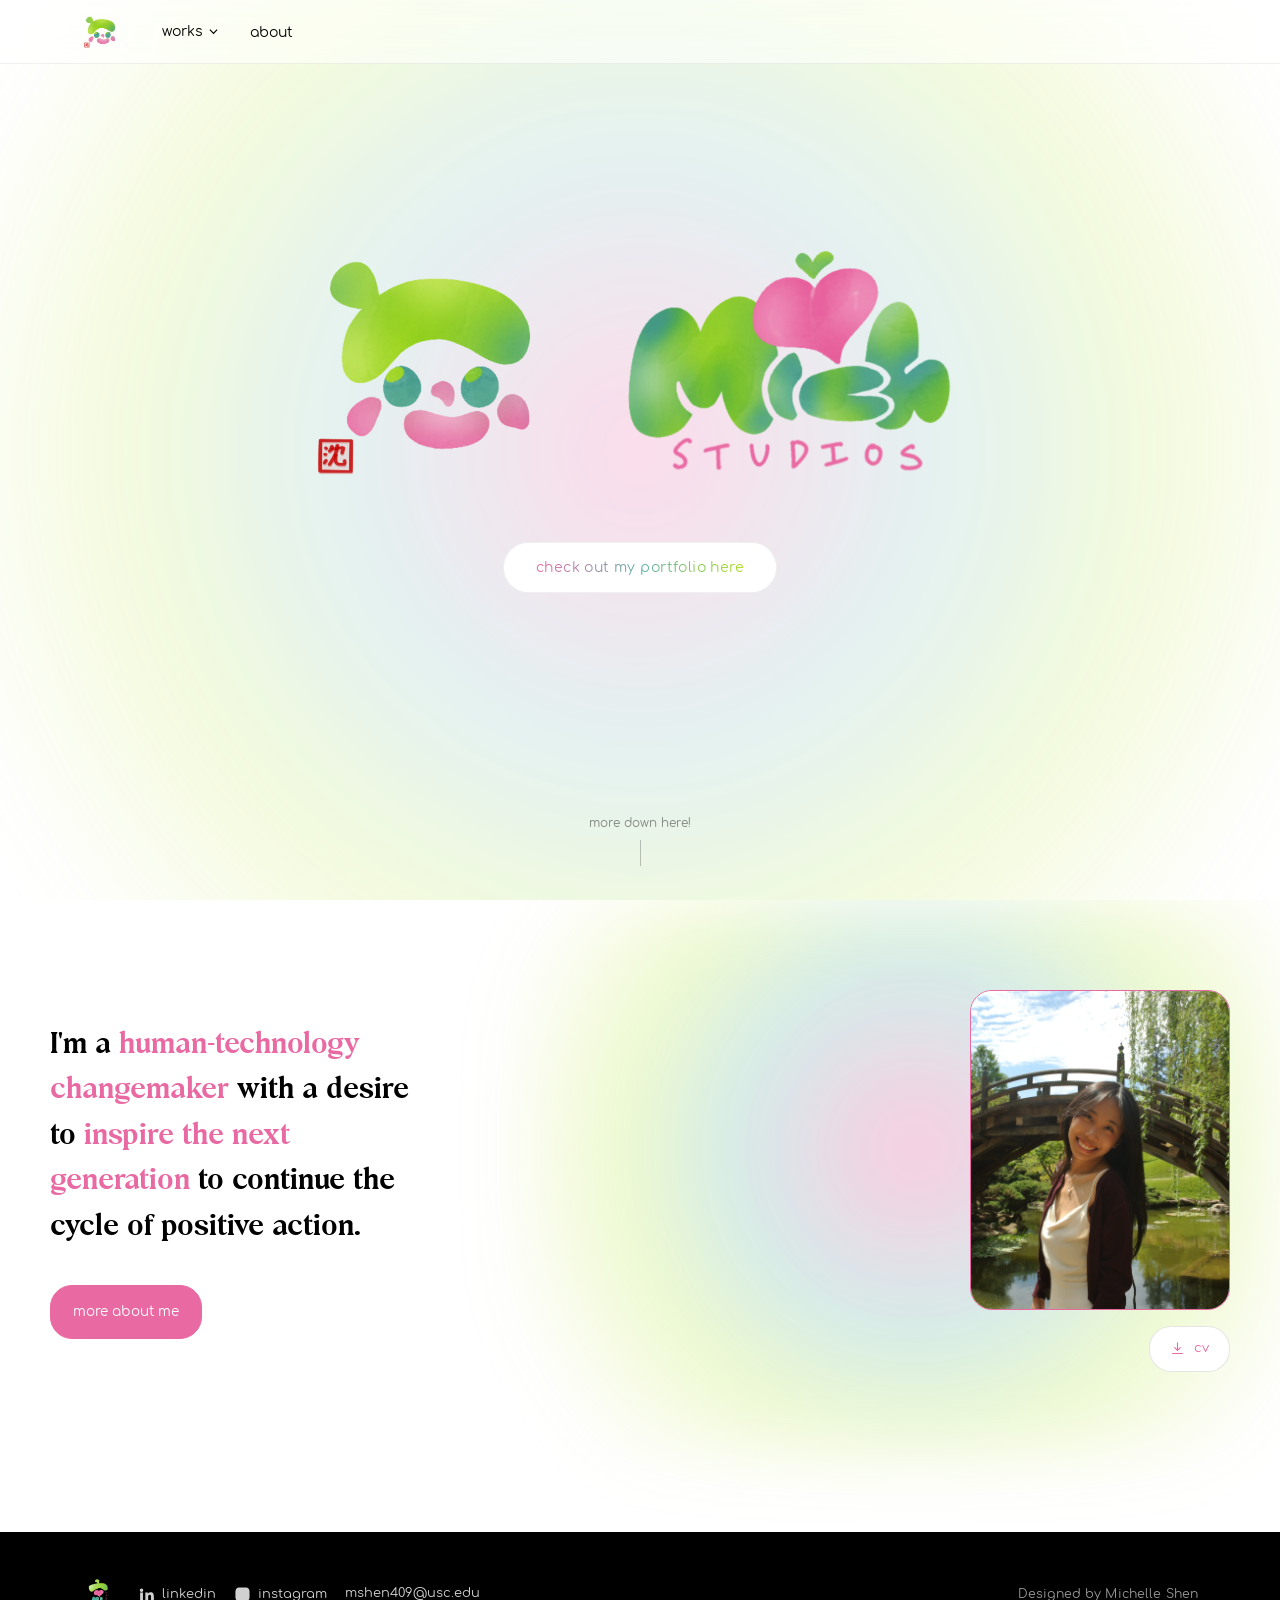
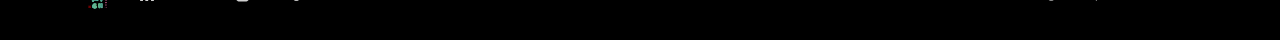
<file: index.html>
<!DOCTYPE html>
<html lang="en">
<head>
<meta charset="UTF-8">
<meta name="viewport" content="width=device-width, initial-scale=1.0">
<title>Michelle Shen</title>
<link rel="icon" type="image/png" href="images/mascot.png">
<link rel="stylesheet" href="style.css">
</head>
<body>

<nav class="site-nav">
  <div class="container">
    <a href="index.html" class="nav-logo" aria-label="Mich Studios — home">
      <img src="images/mascot.png" alt="Mich Studios mascot">
    </a>
    <ul class="nav-links">
      <li class="nav-item-works">
        <a href="works-civic.html" class="nav-link">
          works
          <svg class="nav-caret" viewBox="0 0 10 6" fill="none"><path d="M1 1L5 5L9 1" stroke="#000" stroke-width="1.3"/></svg>
        </a>
        <div class="works-dropdown-wrap">
          <ul class="works-dropdown">
            <li><a href="works-civic.html">civic</a></li>
            <li><a href="works-design.html">design</a></li>
            <li><a href="works-dev.html">dev</a></li>
          </ul>
        </div>
      </li>
      <li><a href="about.html" class="nav-link">about</a></li>
    </ul>
  </div>
</nav>

<main>
  <section class="hero-stage" data-hero-stage>
    <div class="watercolor-wash" data-watercolor-wash></div>
    <svg class="hero-particles" width="100%" height="100%" preserveAspectRatio="none">
      <circle cx="12%" cy="30%" r="3" fill="#e96aa3"/>
      <circle cx="24%" cy="70%" r="2" fill="#61B0AD"/>
      <circle cx="80%" cy="22%" r="2.5" fill="#AFDD22"/>
      <circle cx="88%" cy="65%" r="2" fill="#e96aa3"/>
      <circle cx="65%" cy="82%" r="3" fill="#61B0AD"/>
      <circle cx="8%" cy="82%" r="2" fill="#AFDD22"/>
      <circle cx="94%" cy="40%" r="2" fill="#e96aa3"/>
      <circle cx="40%" cy="12%" r="2" fill="#61B0AD"/>
    </svg>

    <div class="hero-inner">
      <img src="images/mascot.png" alt="Mich Studios mascot" class="hero-mascot">
      <img src="images/hero-logo.png" alt="Mich Studios" class="hero-logo-img">
    </div>

    <a class="hero-cta" href="works-civic.html"><span>check out my portfolio here</span></a>

    <div class="hero-scroll-cue">
      <span>more down here!</span>
      <span class="cue-line"></span>
    </div>
  </section>

  <section class="intro-strip container">
    <div class="intro-strip-text">
      <p>I'm a <span class="text-pink">human-technology changemaker</span> with a desire to <span class="text-pink">inspire the next generation</span> to continue the cycle of positive action.</p>
      <div class="home-links">
        <a class="home-link-card" href="about.html">more about me</a>
      </div>
    </div>
    <div class="intro-strip-selfie">
      <div class="frame accent-pink intro-selfie-frame">
        <img src="images/landing-page.JPG" alt="Michelle Shen">
      </div>
      <a class="resume-btn" href="Michelle_Shen_Resume.pdf" download>
        <svg viewBox="0 0 24 24" fill="none" aria-hidden="true"><path d="M12 3v12m0 0l-4.5-4.5M12 15l4.5-4.5M4 20h16" stroke="currentColor" stroke-width="1.7" stroke-linecap="round" stroke-linejoin="round"/></svg>
        CV
      </a>
    </div>
  </section>
</main>

<footer class="site-footer">
  <div class="container footer-row">
    <div class="footer-left">
      <a href="index.html" class="footer-logo" aria-label="Mich Studios — home">
        <img src="images/footer-mark.png" alt="Mich Studios">
      </a>
      <div class="footer-social">
        <a href="https://www.linkedin.com/in/michshen/in/michshen" target="_blank" rel="noopener">
          <svg viewBox="0 0 24 24"><path d="M4.98 3.5a2.5 2.5 0 1 1 0 5 2.5 2.5 0 0 1 0-5ZM3 9h4v12H3V9Zm7 0h3.8v1.7h.05c.53-1 1.83-2.05 3.77-2.05 4.03 0 4.78 2.65 4.78 6.1V21h-4v-5.6c0-1.34-.02-3.07-1.87-3.07-1.87 0-2.16 1.46-2.16 2.97V21h-4V9Z"/></svg>
          linkedin
        </a>
        <a href="https://www.instagram.com/mich3dstudios/mich3dstudios" target="_blank" rel="noopener">
          <svg viewBox="0 0 24 24"><path d="M12 2c2.7 0 3.04.01 4.1.06 1.06.05 1.79.22 2.43.47.66.26 1.22.6 1.77 1.16.55.55.9 1.11 1.16 1.77.25.64.42 1.37.47 2.43.05 1.06.06 1.4.06 4.1s-.01 3.04-.06 4.1c-.05 1.06-.22 1.79-.47 2.43a4.9 4.9 0 0 1-1.16 1.77 4.9 4.9 0 0 1-1.77 1.16c-.64.25-1.37.42-2.43.47-1.06.05-1.4.06-4.1.06s-3.04-.01-4.1-.06c-1.06-.05-1.79-.22-2.43-.47a4.9 4.9 0 0 1-1.77-1.16 4.9 4.9 0 0 1-1.16-1.77c-.25-.64-.42-1.37-.47-2.43C2.01 15.04 2 14.7 2 12s.01-3.04.06-4.1c.05-1.06.22-1.79.47-2.43.26-.66.6-1.22 1.16-1.77A4.9 4.9 0 0 1 5.46 2.54c.64-.25 1.37-.42 2.43-.47C8.96 2.01 9.3 2 12 2Zm0 5a5 5 0 1 1 0 10 5 5 0 0 1 0-10Zm0 2a3 3 0 1 0 0 6 3 3 0 0 0 0-6Zm5.2-2.7a1.17 1.17 0 1 1 0 2.34 1.17 1.17 0 0 1 0-2.34Z"/></svg>
          instagram
        </a>
        <a href="mailto:mshen409@usc.edu" class="footer-email">mshen409@usc.edu</a>
      </div>
    </div>
    <p class="footer-credit">Designed by Michelle Shen</p>
  </div>
</footer>

<script src="script.js"></script>
</body>
</html>
</file>
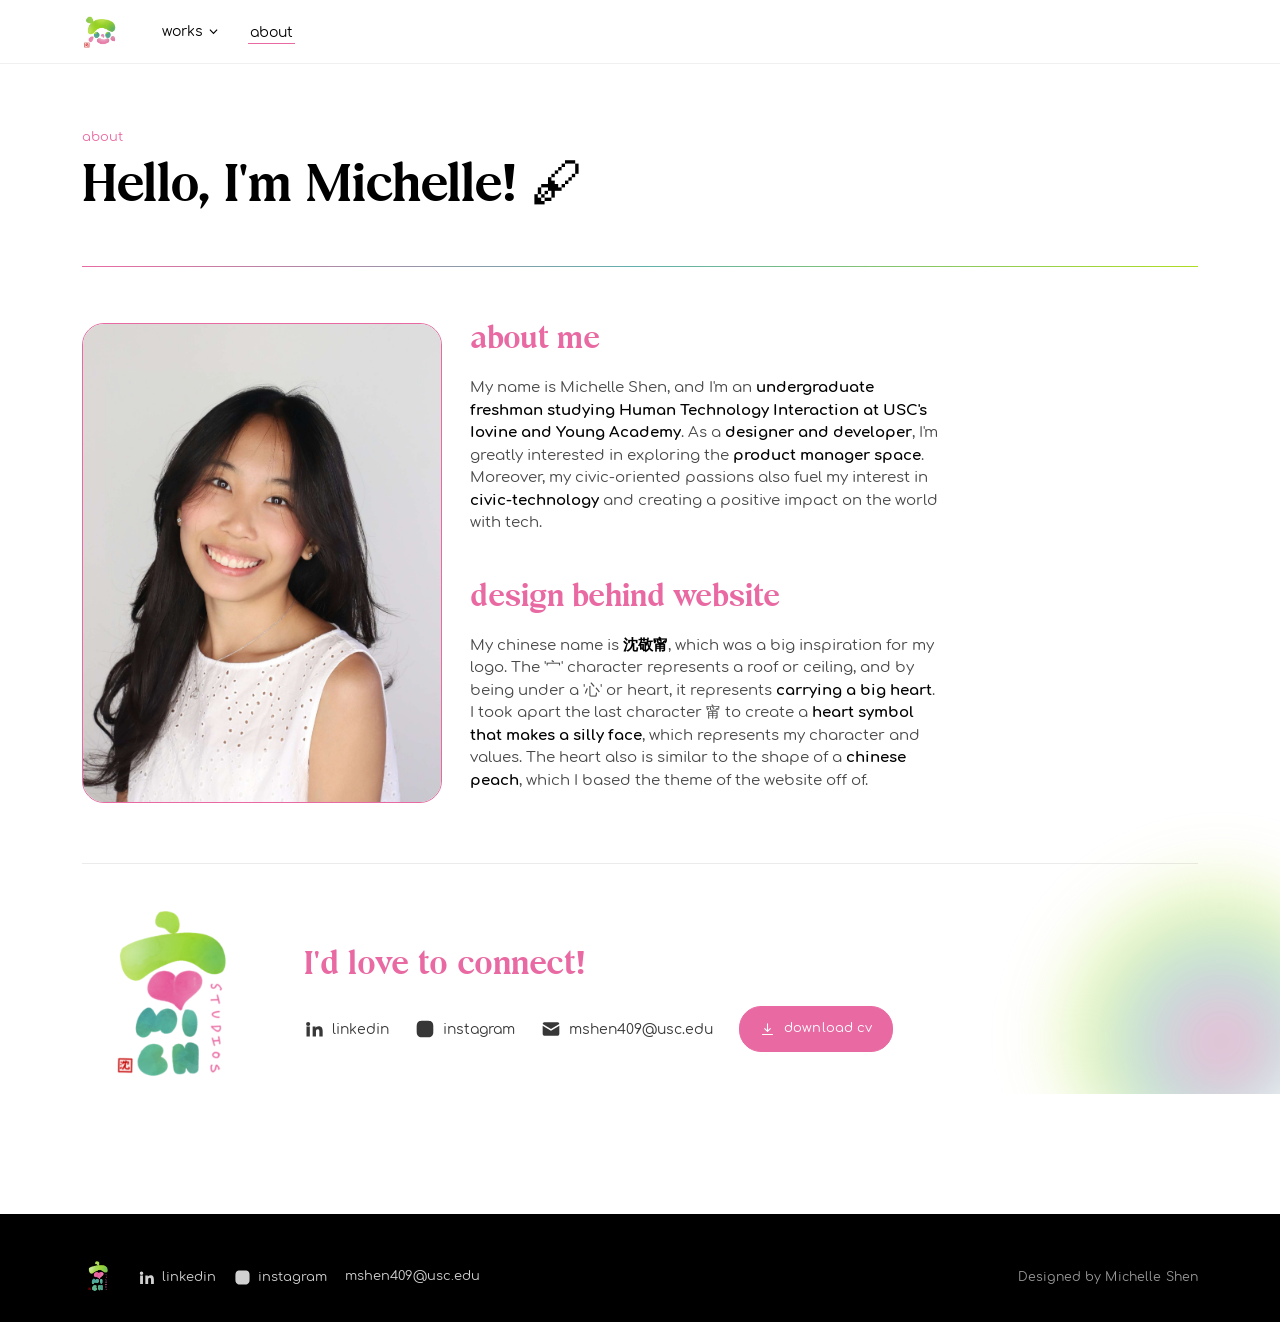
<file: about.html>
<!DOCTYPE html>
<html lang="en">
<head>
<meta charset="UTF-8">
<meta name="viewport" content="width=device-width, initial-scale=1.0">
<title>About — Michelle Shen</title>
<link rel="icon" type="image/png" href="images/mascot.png">
<link rel="stylesheet" href="style.css">
</head>
<body>

<nav class="site-nav">
  <div class="container">
    <a href="index.html" class="nav-logo" aria-label="Mich Studios — home">
      <img src="images/mascot.png" alt="Mich Studios mascot">
    </a>
    <ul class="nav-links">
      <li class="nav-item-works">
        <a href="works-civic.html" class="nav-link">
          works
          <svg class="nav-caret" viewBox="0 0 10 6" fill="none"><path d="M1 1L5 5L9 1" stroke="#000" stroke-width="1.3"/></svg>
        </a>
        <div class="works-dropdown-wrap">
          <ul class="works-dropdown">
            <li><a href="works-civic.html">civic</a></li>
            <li><a href="works-design.html">design</a></li>
            <li><a href="works-dev.html">dev</a></li>
          </ul>
        </div>
      </li>
      <li><a href="about.html" class="nav-link is-current">about</a></li>
    </ul>
  </div>
</nav>


<main class="about-main">
  <header class="page-head container">
    <p class="page-kicker">about</p>
    <h1>Hello, I'm Michelle! 🖋</h1>
  </header>
  <div class="container"><div class="page-divider"></div></div>

  <div class="container">
    <div class="about-grid">

      <div class="about-visuals">
        <div class="frame about-hallo-frame accent-pink">
          <img src="images/about-me.JPG" alt="Michelle Shen">
        </div>
      </div>

      <div class="about-text">
        <div class="about-copy-block">
          <h2 class="about-copy-label">about me</h2>
          <p>My name is Michelle Shen, and I'm an <strong>undergraduate freshman studying Human Technology Interaction at USC's Iovine and Young Academy</strong>. As a <strong>designer and developer</strong>, I'm greatly interested in exploring the <strong>product manager space</strong>. Moreover, my civic-oriented passions also fuel my interest in <strong>civic-technology</strong> and creating a positive impact on the world with tech.</p>
        </div>

        <div class="about-copy-block">
          <h2 class="about-copy-label">design behind website</h2>
          <p>My chinese name is <strong>沈敬甯</strong>, which was a big inspiration for my logo. The '宀' character represents a roof or ceiling, and by being under a '心' or heart, it represents <strong>carrying a big heart</strong>. I took apart the last character 甯 to create a <strong>heart symbol that makes a silly face</strong>, which represents my character and values. The heart also is similar to the shape of a <strong>chinese peach</strong>, which I based the theme of the website off of.</p>
        </div>
      </div>

    </div>
  </div>

  <div class="container">
    <section class="about-connect">
      <img class="about-connect-mark" src="images/footer-mark.png" alt="Mich Studios">
      <div class="about-connect-body">
      <h2 class="about-connect-title">I'd love to connect!</h2>
      <div class="about-connect-row">
        <a class="connect-item" href="https://www.linkedin.com/in/michshen" target="_blank" rel="noopener">
          <svg viewBox="0 0 24 24" aria-hidden="true"><path d="M4.98 3.5a2.5 2.5 0 1 1 0 5 2.5 2.5 0 0 1 0-5ZM3 9h4v12H3V9Zm7 0h3.8v1.7h.05c.53-1 1.83-2.05 3.77-2.05 4.03 0 4.78 2.65 4.78 6.1V21h-4v-5.6c0-1.34-.02-3.07-1.87-3.07-1.87 0-2.16 1.46-2.16 2.97V21h-4V9Z"/></svg>
          linkedin
        </a>
        <a class="connect-item" href="https://www.instagram.com/mich3dstudios" target="_blank" rel="noopener">
          <svg viewBox="0 0 24 24" aria-hidden="true"><path d="M12 2c2.7 0 3.04.01 4.1.06 1.06.05 1.79.22 2.43.47.66.26 1.22.6 1.77 1.16.55.55.9 1.11 1.16 1.77.25.64.42 1.37.47 2.43.05 1.06.06 1.4.06 4.1s-.01 3.04-.06 4.1c-.05 1.06-.22 1.79-.47 2.43a4.9 4.9 0 0 1-1.16 1.77 4.9 4.9 0 0 1-1.77 1.16c-.64.25-1.37.42-2.43.47-1.06.05-1.4.06-4.1.06s-3.04-.01-4.1-.06c-1.06-.05-1.79-.22-2.43-.47a4.9 4.9 0 0 1-1.77-1.16 4.9 4.9 0 0 1-1.16-1.77c-.25-.64-.42-1.37-.47-2.43C2.01 15.04 2 14.7 2 12s.01-3.04.06-4.1c.05-1.06.22-1.79.47-2.43.26-.66.6-1.22 1.16-1.77A4.9 4.9 0 0 1 5.46 2.54c.64-.25 1.37-.42 2.43-.47C8.96 2.01 9.3 2 12 2Zm0 5a5 5 0 1 1 0 10 5 5 0 0 1 0-10Zm0 2a3 3 0 1 0 0 6 3 3 0 0 0 0-6Zm5.2-2.7a1.17 1.17 0 1 1 0 2.34 1.17 1.17 0 0 1 0-2.34Z"/></svg>
          instagram
        </a>
        <a class="connect-item" href="mailto:mshen409@usc.edu">
          <svg viewBox="0 0 24 24" aria-hidden="true"><path d="M2 6a2 2 0 0 1 2-2h16a2 2 0 0 1 2 2l-10 6L2 6Zm0 2.2V18a2 2 0 0 0 2 2h16a2 2 0 0 0 2-2V8.2l-9.48 5.69a1 1 0 0 1-1.04 0L2 8.2Z"/></svg>
          mshen409@usc.edu
        </a>
        <a class="resume-btn" href="Michelle_Shen_Resume.pdf" download>
          <svg viewBox="0 0 24 24" fill="none" aria-hidden="true"><path d="M12 3v12m0 0l-4.5-4.5M12 15l4.5-4.5M4 20h16" stroke="currentColor" stroke-width="1.7" stroke-linecap="round" stroke-linejoin="round"/></svg>
          download CV
        </a>
      </div>
      </div>
    </section>
  </div>

  <div class="about-blob" aria-hidden="true"></div>
</main>

<footer class="site-footer">
  <div class="container footer-row">
    <div class="footer-left">
      <a href="index.html" class="footer-logo" aria-label="Mich Studios — home">
        <img src="images/footer-mark.png" alt="Mich Studios">
      </a>
      <div class="footer-social">
        <a href="https://www.linkedin.com/in/michshen" target="_blank" rel="noopener">
          <svg viewBox="0 0 24 24"><path d="M4.98 3.5a2.5 2.5 0 1 1 0 5 2.5 2.5 0 0 1 0-5ZM3 9h4v12H3V9Zm7 0h3.8v1.7h.05c.53-1 1.83-2.05 3.77-2.05 4.03 0 4.78 2.65 4.78 6.1V21h-4v-5.6c0-1.34-.02-3.07-1.87-3.07-1.87 0-2.16 1.46-2.16 2.97V21h-4V9Z"/></svg>
          linkedin
        </a>
        <a href="https://www.instagram.com/mich3dstudios" target="_blank" rel="noopener">
          <svg viewBox="0 0 24 24"><path d="M12 2c2.7 0 3.04.01 4.1.06 1.06.05 1.79.22 2.43.47.66.26 1.22.6 1.77 1.16.55.55.9 1.11 1.16 1.77.25.64.42 1.37.47 2.43.05 1.06.06 1.4.06 4.1s-.01 3.04-.06 4.1c-.05 1.06-.22 1.79-.47 2.43a4.9 4.9 0 0 1-1.16 1.77 4.9 4.9 0 0 1-1.77 1.16c-.64.25-1.37.42-2.43.47-1.06.05-1.4.06-4.1.06s-3.04-.01-4.1-.06c-1.06-.05-1.79-.22-2.43-.47a4.9 4.9 0 0 1-1.77-1.16 4.9 4.9 0 0 1-1.16-1.77c-.25-.64-.42-1.37-.47-2.43C2.01 15.04 2 14.7 2 12s.01-3.04.06-4.1c.05-1.06.22-1.79.47-2.43.26-.66.6-1.22 1.16-1.77A4.9 4.9 0 0 1 5.46 2.54c.64-.25 1.37-.42 2.43-.47C8.96 2.01 9.3 2 12 2Zm0 5a5 5 0 1 1 0 10 5 5 0 0 1 0-10Zm0 2a3 3 0 1 0 0 6 3 3 0 0 0 0-6Zm5.2-2.7a1.17 1.17 0 1 1 0 2.34 1.17 1.17 0 0 1 0-2.34Z"/></svg>
          instagram
        </a>
        <a href="mailto:mshen409@usc.edu" class="footer-email">mshen409@usc.edu</a>
      </div>
    </div>
    <p class="footer-credit">Designed by Michelle Shen</p>
  </div>
</footer>


<script src="script.js"></script>
</body>
</html>
</file>
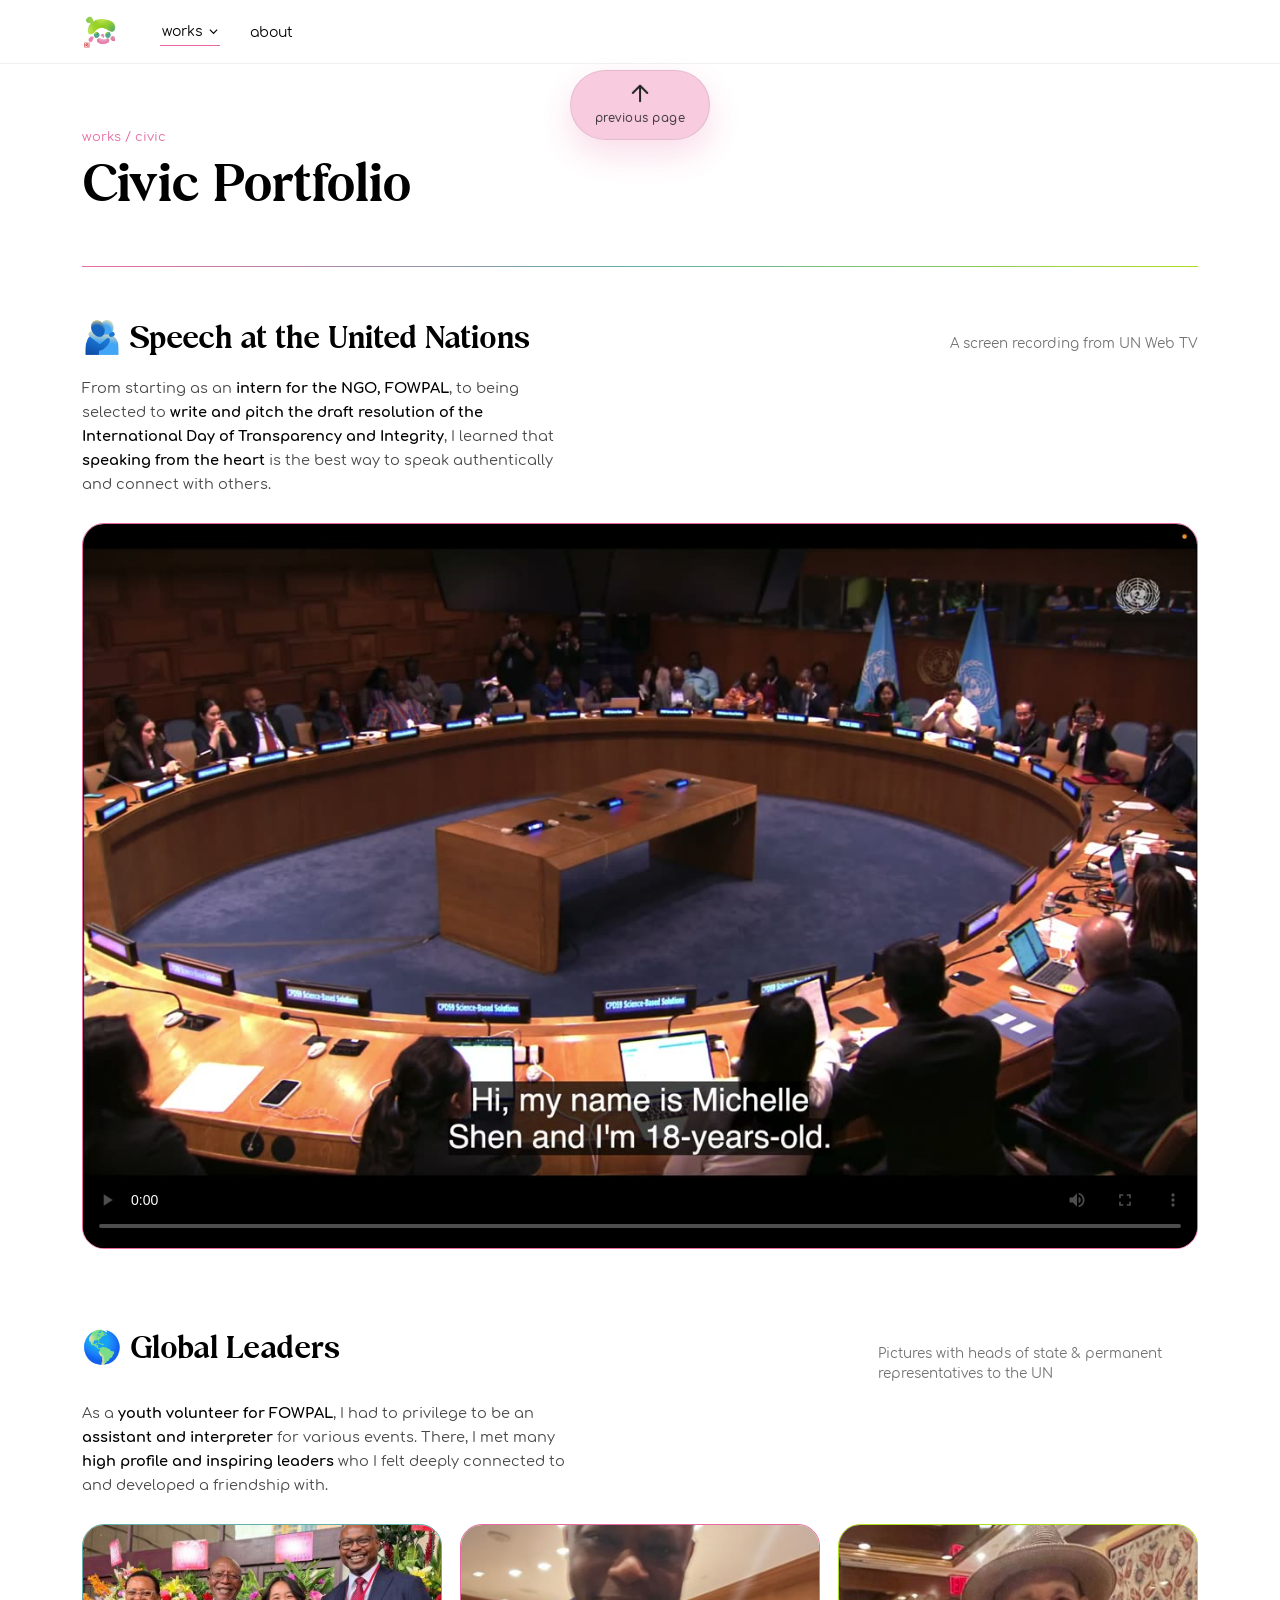
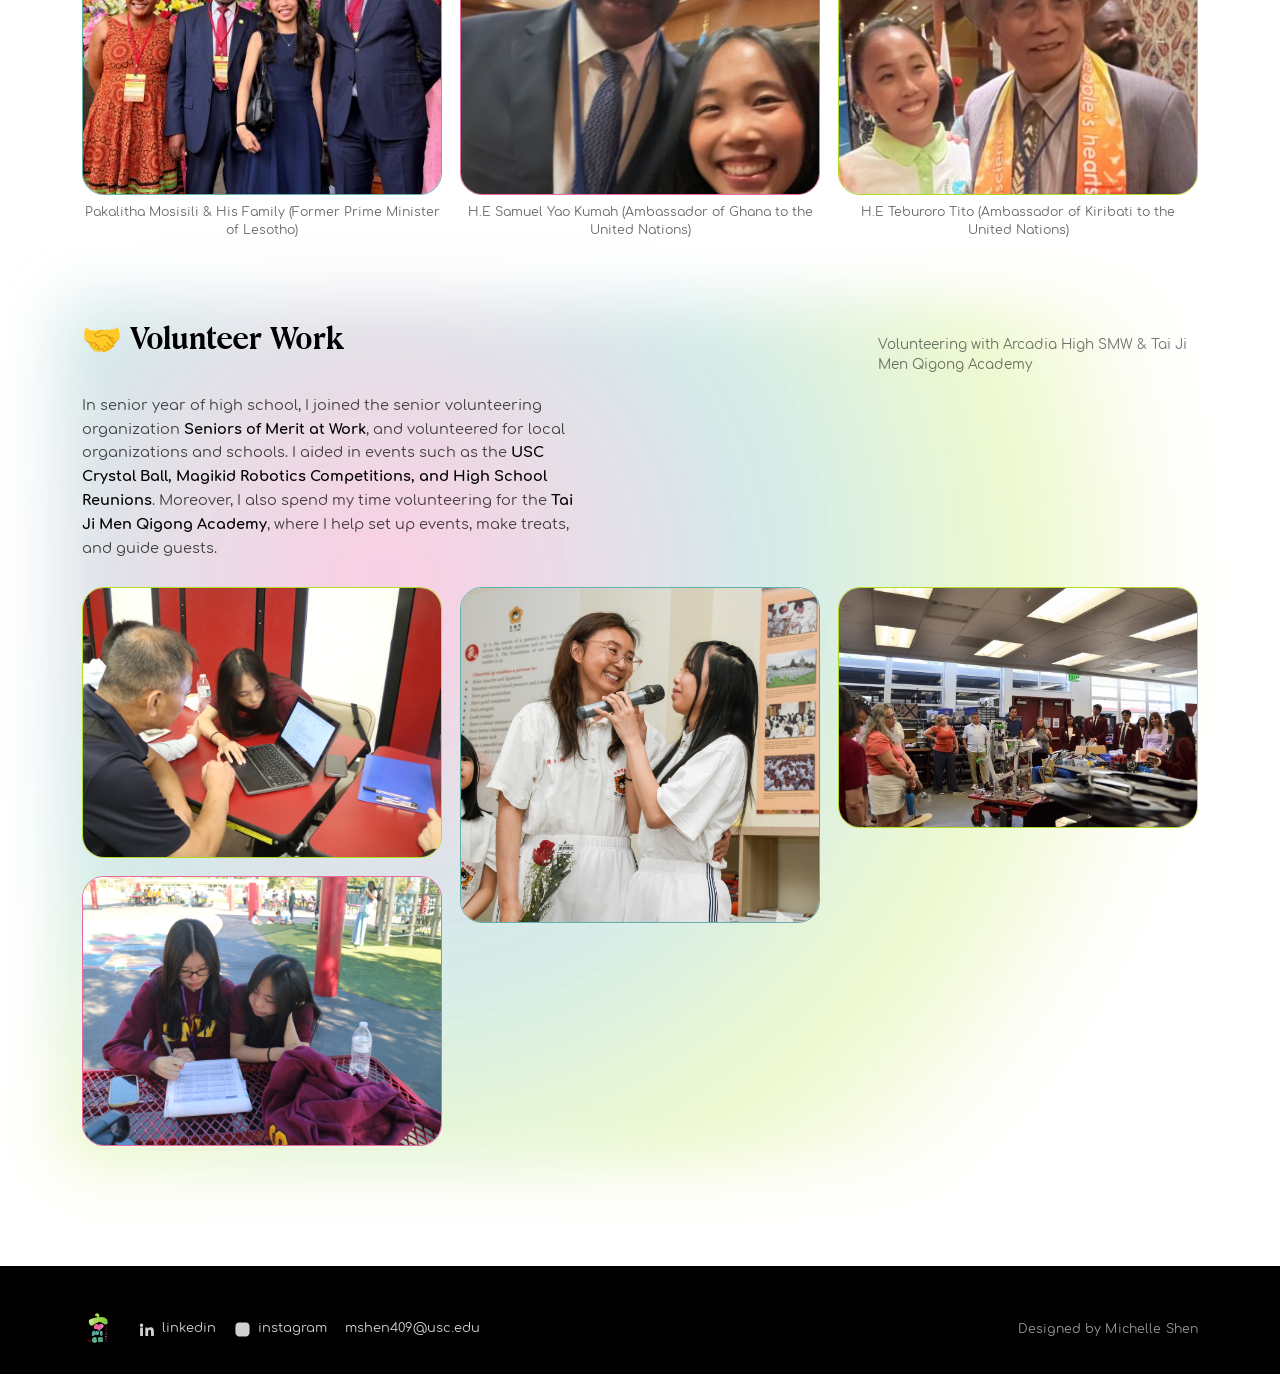
<file: works-civic.html>
<!DOCTYPE html>
<html lang="en">
<head>
<meta charset="UTF-8">
<meta name="viewport" content="width=device-width, initial-scale=1.0">
<title>Civic Work — Michelle Shen</title>
<link rel="icon" type="image/png" href="images/mascot.png">
<link rel="stylesheet" href="style.css">
</head>
<body>

<nav class="site-nav">
  <div class="container">
    <a href="index.html" class="nav-logo" aria-label="Mich Studios — home">
      <img src="images/mascot.png" alt="Mich Studios mascot">
    </a>
    <ul class="nav-links">
      <li class="nav-item-works">
        <a href="works-civic.html" class="nav-link is-current">
          works
          <svg class="nav-caret" viewBox="0 0 10 6" fill="none"><path d="M1 1L5 5L9 1" stroke="#000" stroke-width="1.3"/></svg>
        </a>
        <div class="works-dropdown-wrap">
          <ul class="works-dropdown">
            <li><a href="works-civic.html">civic</a></li>
            <li><a href="works-design.html">design</a></li>
            <li><a href="works-dev.html">dev</a></li>
          </ul>
        </div>
      </li>
      <li><a href="about.html" class="nav-link">about</a></li>
    </ul>
  </div>
</nav>


<main>
  <header class="page-head container">
    <p class="page-kicker">works / civic</p>
    <h1>Civic Portfolio</h1>
  </header>
  <div class="container"><div class="page-divider"></div></div>

  <div class="container">

    <section class="block">
      <div class="block-head">
        <h2>🫂 Speech at the United Nations</h2>
        <p class="block-note">A screen recording from UN Web TV</p>
      </div>
      <p class="block-copy">From starting as an <strong>intern for the NGO, FOWPAL</strong>, to being selected to <strong>write and pitch the draft resolution of the International Day of Transparency and Integrity</strong>, I learned that <strong>speaking from the heart</strong> is the best way to speak authentically and connect with others.</p>
      <div class="frame accent-pink">
        <video controls preload="metadata" playsinline poster="images/civic/UN_speech_poster.jpg">
          <source src="images/civic/UN_speech.mp4" type="video/mp4">
          Your browser can't play this video inline —
          <a href="images/civic/UN_speech.mp4">download the clip</a> instead.
        </video>
      </div>
    </section>

    <section class="block">
      <div class="block-head">
        <h2>🌎 Global Leaders</h2>
        <p class="block-note">Pictures with heads of state & permanent representatives to the UN</p>
      </div>
      <p class="block-copy">As a <strong>youth volunteer for FOWPAL</strong>, I had to privilege to be an <strong>assistant and interpreter</strong> for various events. There, I met many <strong>high profile and inspiring leaders</strong> who I felt deeply connected to and developed a friendship with.</p>
      <div class="media-row">
        <figure>
          <div class="frame accent-cyan"><img src="images/civic/lesotho.jpg" alt="Lesotho"></div>
          <figcaption>Pakalitha Mosisili & His Family (Former Prime Minister of Lesotho)
          </figcaption>
        </figure>
        <figure>
          <div class="frame accent-pink"><img src="images/civic/ghana.jpg" alt="Ghana"></div>
          <figcaption>H.E Samuel Yao Kumah (Ambassador of Ghana to the United Nations)</figcaption>
        </figure>
        <figure>
          <div class="frame accent-green"><img src="images/civic/kiribati.jpg" alt="Kiribati"></div>
          <figcaption>H.E Teburoro Tito (Ambassador of Kiribati to the United Nations)</figcaption>
        </figure>
      </div>
    </section>

    <section class="block section-gradient">
      <div class="block-head">
        <h2>🤝 Volunteer Work</h2>
        <p class="block-note">Volunteering with Arcadia High SMW & Tai Ji Men Qigong Academy</p>
      </div>
      <p class="block-copy">In senior year of high school, I joined the senior volunteering organization <strong>Seniors of Merit at Work</strong>, and volunteered for local organizations and schools. I aided in events such as the <strong>USC Crystal Ball, Magikid Robotics Competitions, and High School Reunions</strong>. Moreover, I also spend my time volunteering for the <strong>Tai Ji Men Qigong Academy</strong>, where I help set up events, make treats, and guide guests.</p>
      <div class="media-grid">
        <figure class="frame accent-green"><img src="images/civic/volunteer1.jpg" alt="Volunteering"></figure>
        <figure class="frame accent-pink"><img src="images/civic/volunteer2.jpg" alt="Volunteering"></figure>
        <figure class="frame accent-cyan"><img src="images/civic/volunteer3.jpg" alt="Volunteering"></figure>
        <!-- volunteer4.heic: HEIC isn't rendered by most browsers — export this one as .jpg before placing it in images/civic/ -->
        <figure class="frame accent-green"><img src="images/civic/volunteer4.jpg" alt="Volunteering"></figure>
      </div>
    </section>

  </div>
</main>

<footer class="site-footer">
  <div class="container footer-row">
    <div class="footer-left">
      <a href="index.html" class="footer-logo" aria-label="Mich Studios — home">
        <img src="images/footer-mark.png" alt="Mich Studios">
      </a>
      <div class="footer-social">
        <a href="https://www.linkedin.com/in/michshen" target="_blank" rel="noopener">
          <svg viewBox="0 0 24 24"><path d="M4.98 3.5a2.5 2.5 0 1 1 0 5 2.5 2.5 0 0 1 0-5ZM3 9h4v12H3V9Zm7 0h3.8v1.7h.05c.53-1 1.83-2.05 3.77-2.05 4.03 0 4.78 2.65 4.78 6.1V21h-4v-5.6c0-1.34-.02-3.07-1.87-3.07-1.87 0-2.16 1.46-2.16 2.97V21h-4V9Z"/></svg>
          linkedin
        </a>
        <a href="https://www.instagram.com/mich3dstudios" target="_blank" rel="noopener">
          <svg viewBox="0 0 24 24"><path d="M12 2c2.7 0 3.04.01 4.1.06 1.06.05 1.79.22 2.43.47.66.26 1.22.6 1.77 1.16.55.55.9 1.11 1.16 1.77.25.64.42 1.37.47 2.43.05 1.06.06 1.4.06 4.1s-.01 3.04-.06 4.1c-.05 1.06-.22 1.79-.47 2.43a4.9 4.9 0 0 1-1.16 1.77 4.9 4.9 0 0 1-1.77 1.16c-.64.25-1.37.42-2.43.47-1.06.05-1.4.06-4.1.06s-3.04-.01-4.1-.06c-1.06-.05-1.79-.22-2.43-.47a4.9 4.9 0 0 1-1.77-1.16 4.9 4.9 0 0 1-1.16-1.77c-.25-.64-.42-1.37-.47-2.43C2.01 15.04 2 14.7 2 12s.01-3.04.06-4.1c.05-1.06.22-1.79.47-2.43.26-.66.6-1.22 1.16-1.77A4.9 4.9 0 0 1 5.46 2.54c.64-.25 1.37-.42 2.43-.47C8.96 2.01 9.3 2 12 2Zm0 5a5 5 0 1 1 0 10 5 5 0 0 1 0-10Zm0 2a3 3 0 1 0 0 6 3 3 0 0 0 0-6Zm5.2-2.7a1.17 1.17 0 1 1 0 2.34 1.17 1.17 0 0 1 0-2.34Z"/></svg>
          instagram
        </a>
        <a href="mailto:mshen409@usc.edu" class="footer-email">mshen409@usc.edu</a>
      </div>
    </div>
    <p class="footer-credit">Designed by Michelle Shen</p>
  </div>
</footer>


<script src="script.js"></script>
</body>
</html>
</file>
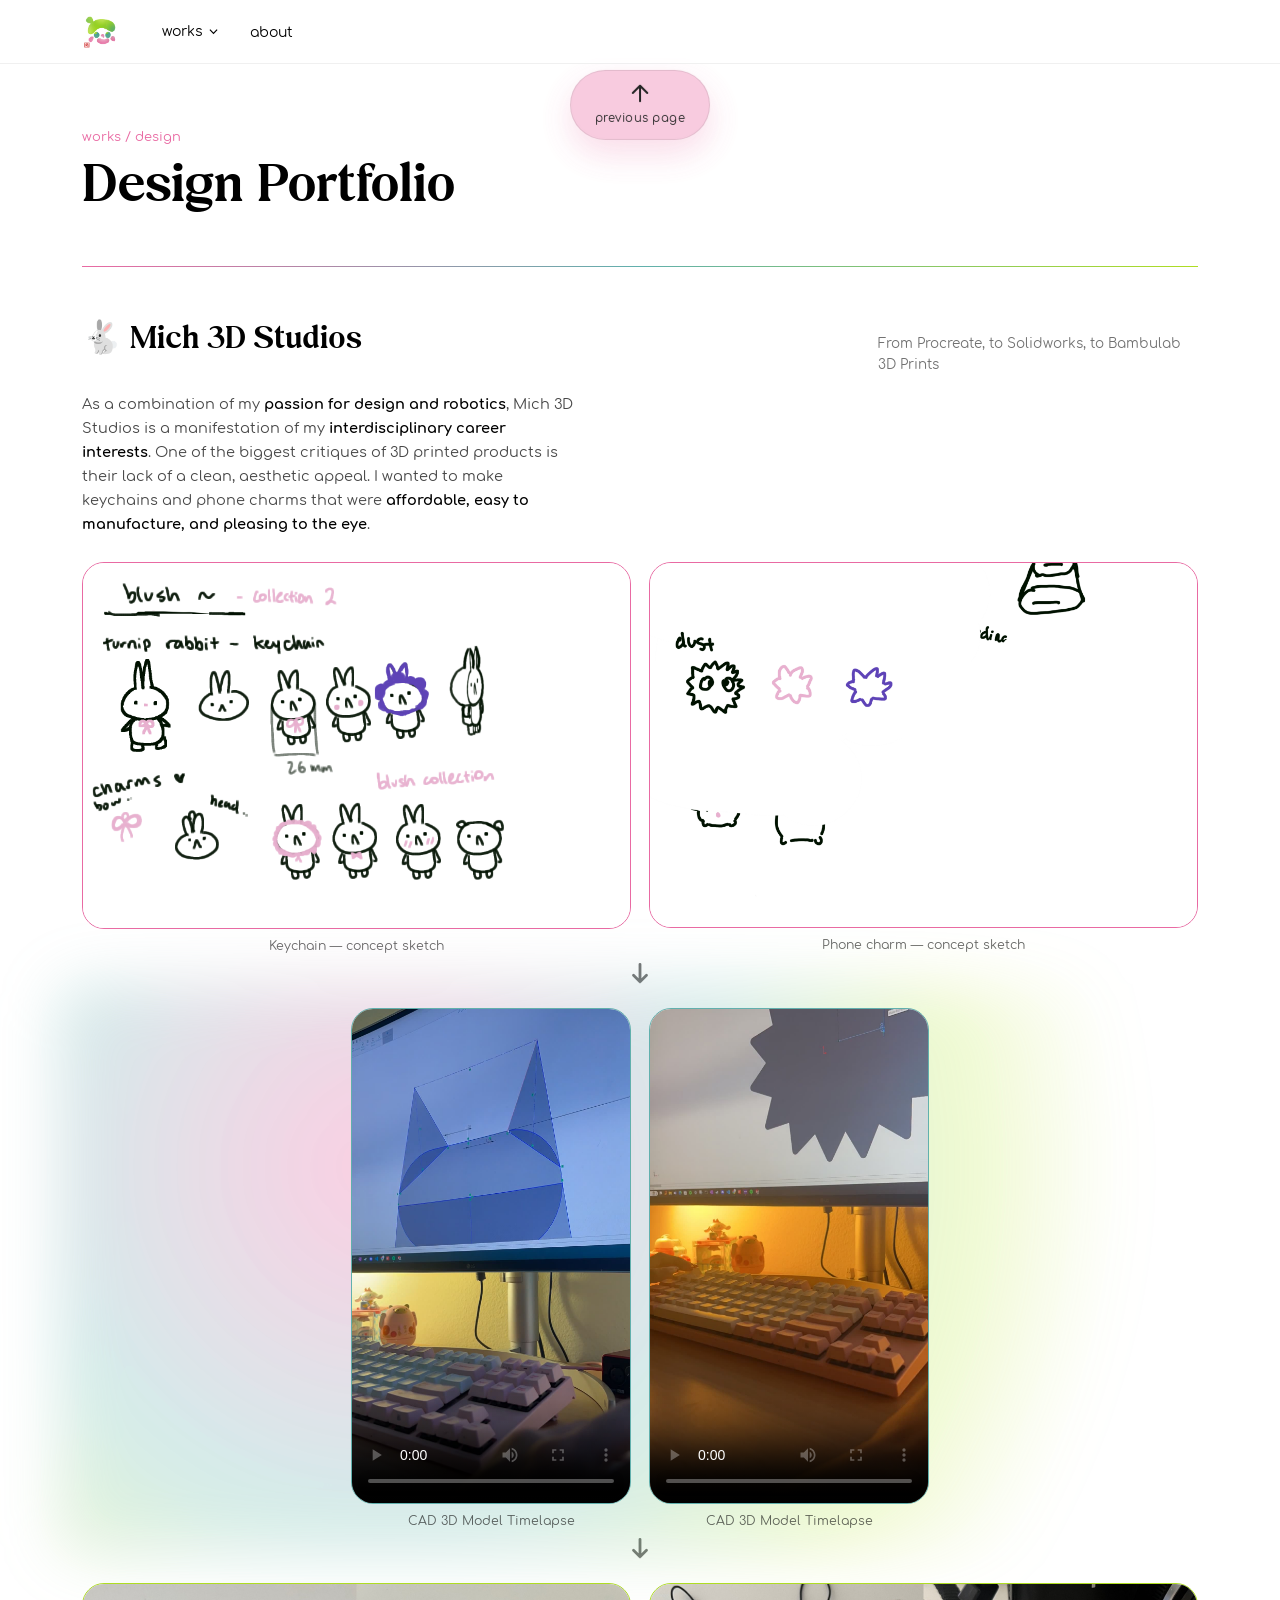
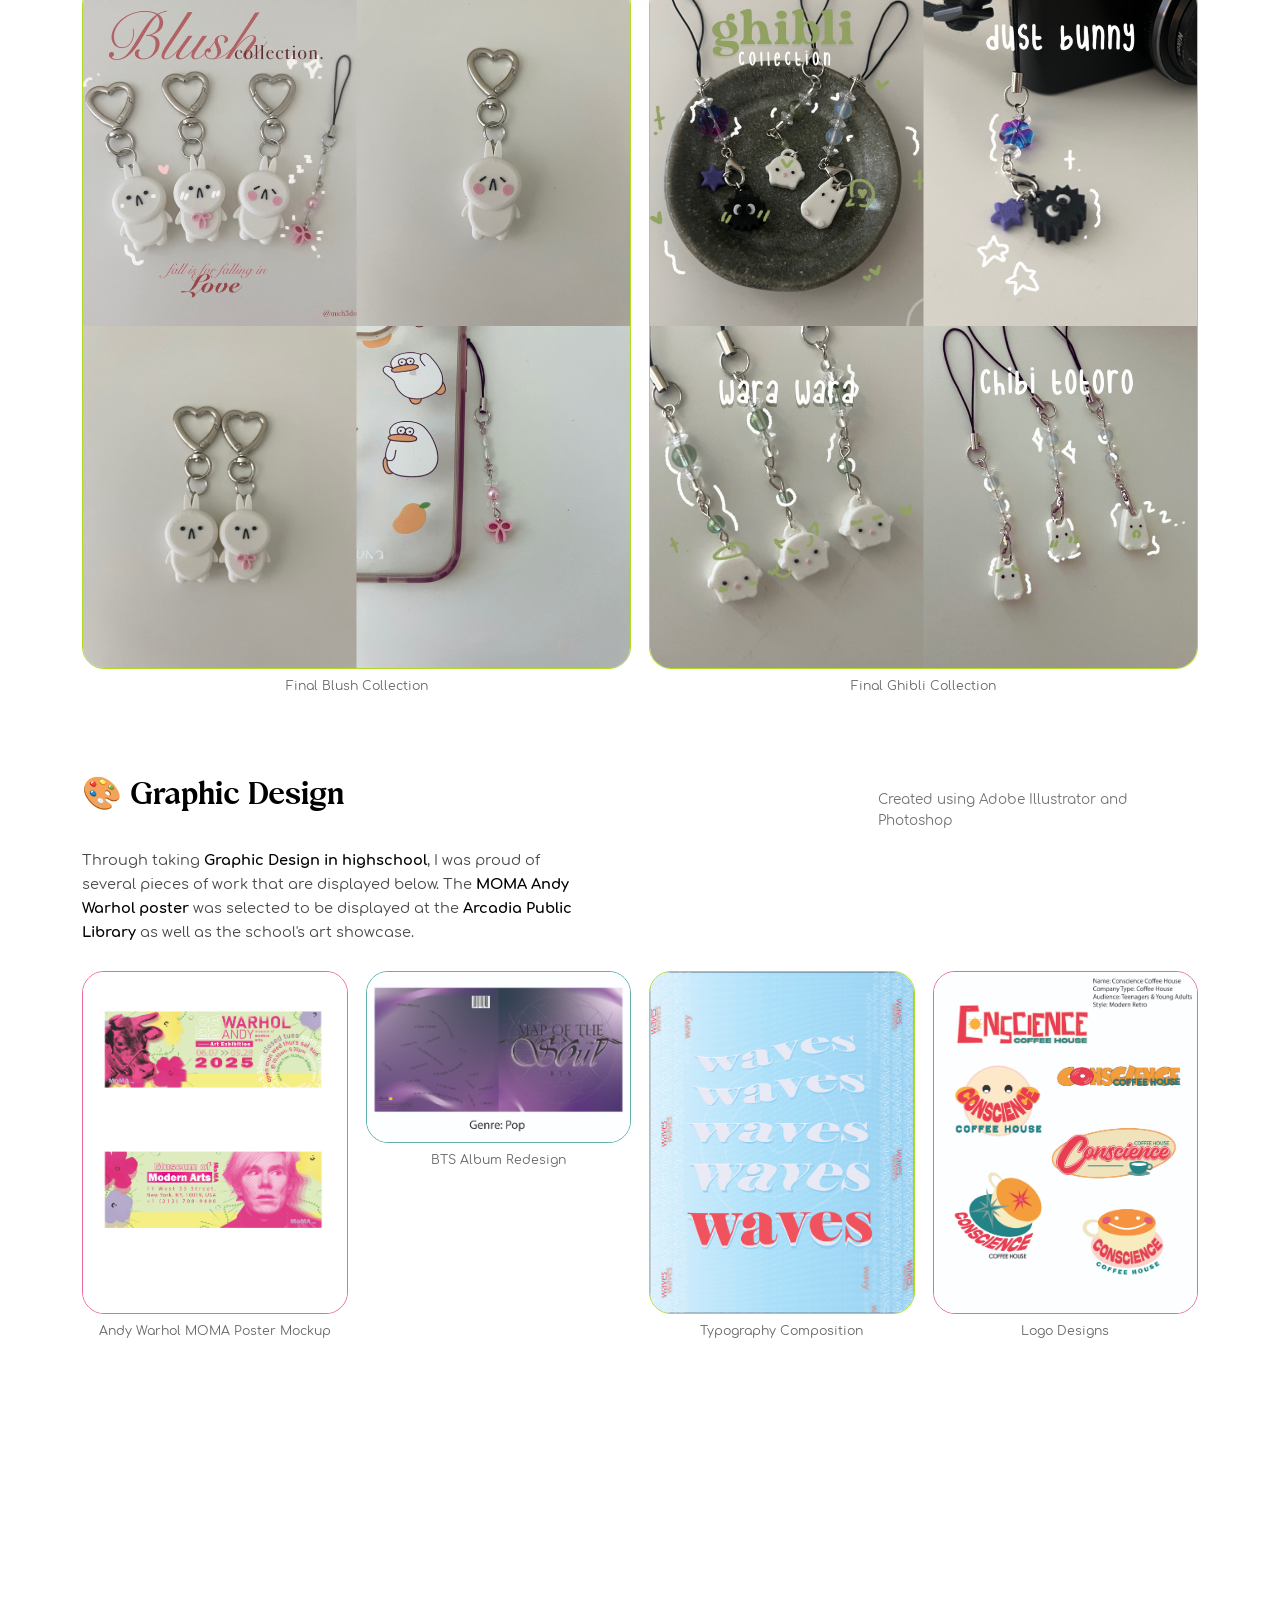
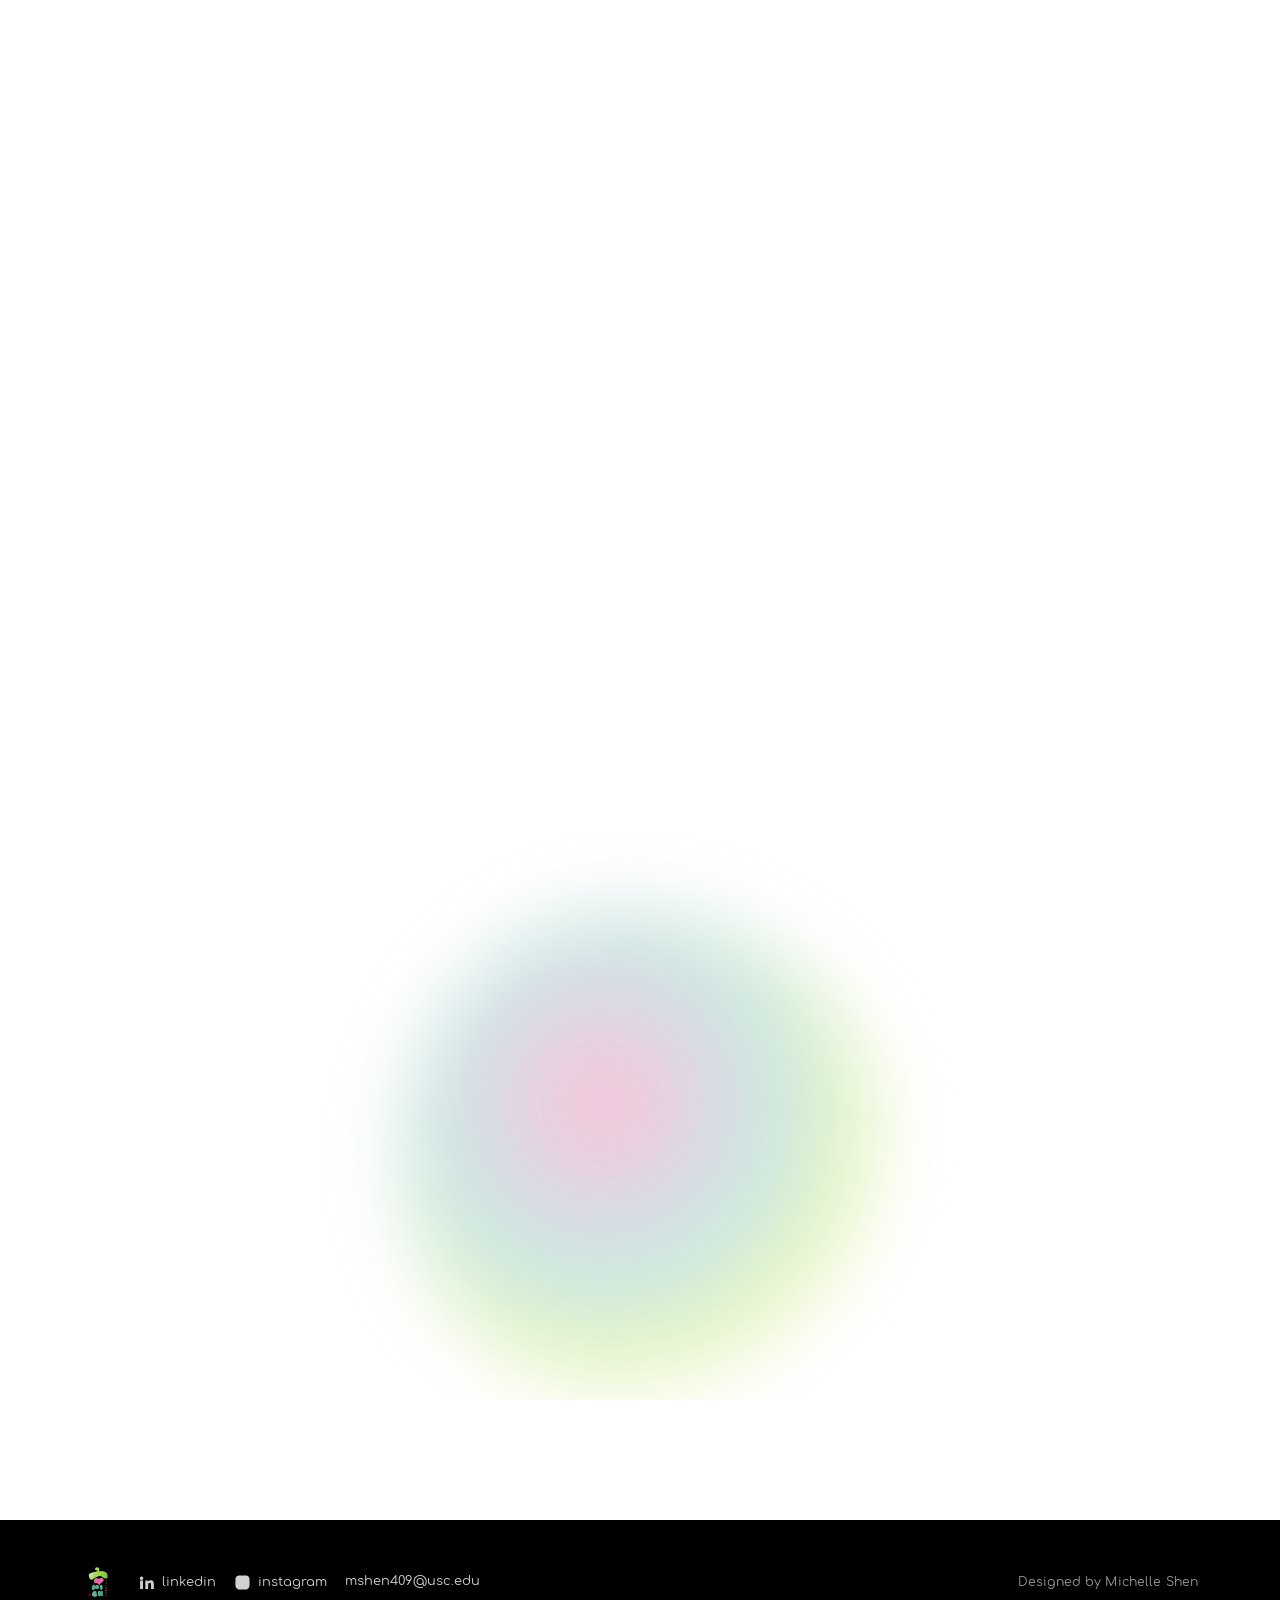
<file: works-design.html>
<!DOCTYPE html>
<html lang="en">
<head>
<meta charset="UTF-8">
<meta name="viewport" content="width=device-width, initial-scale=1.0">
<title>Design Work — Michelle Shen</title>
<link rel="icon" type="image/png" href="images/mascot.png">
<link rel="stylesheet" href="style.css">
</head>
<body>

<nav class="site-nav">
  <div class="container">
    <a href="index.html" class="nav-logo" aria-label="Mich Studios — home">
      <img src="images/mascot.png" alt="Mich Studios mascot">
    </a>
    <ul class="nav-links">
      <li class="nav-item-works">
        <a href="works-civic.html" class="nav-link">
          works
          <svg class="nav-caret" viewBox="0 0 10 6" fill="none"><path d="M1 1L5 5L9 1" stroke="#000" stroke-width="1.3"/></svg>
        </a>
        <div class="works-dropdown-wrap">
          <ul class="works-dropdown">
            <li><a href="works-civic.html">civic</a></li>
            <li><a href="works-design.html">design</a></li>
            <li><a href="works-dev.html">dev</a></li>
          </ul>
        </div>
      </li>
      <li><a href="about.html" class="nav-link">about</a></li>
    </ul>
  </div>
</nav>
 
<main class="has-corner-blob">
  <header class="page-head container">
    <p class="page-kicker">works / design</p>
    <h1>Design Portfolio</h1>
  </header>
  <div class="container"><div class="page-divider"></div></div>

  <div class="container">

    <section class="block">
      <div class="block-head">
        <h2>🐇 Mich 3D Studios</h2>
        <p class="block-note">From Procreate, to Solidworks, to Bambulab 3D Prints</p>
      </div>
      <p class="block-copy">As a combination of my <strong>passion for design and robotics</strong>, Mich 3D Studios is a manifestation of my <strong>interdisciplinary career interests</strong>. One of the biggest critiques of 3D printed products is their lack of a clean, aesthetic appeal. I wanted to make keychains and phone charms that were <strong>affordable, easy to manufacture, and pleasing to the eye</strong>.</p>

      <div class="media-row">
        <figure>
          <div class="frame accent-pink"><img src="images/design/sketch_keychain.png" alt="Keychain concept sketch"></div>
          <figcaption>Keychain — concept sketch</figcaption>
        </figure>
        <figure>
          <div class="frame accent-pink is-crop-3x2"><img src="images/design/sketch_phonecharm.png" alt="Phone charm concept sketch"></div>
          <figcaption>Phone charm — concept sketch</figcaption>
        </figure>
      </div>

      <div class="flow-arrow" aria-hidden="true">
        <svg viewBox="0 0 24 24" fill="none"><path d="M12 4v16M6 14l6 6 6-6" stroke="currentColor" stroke-width="2.6" stroke-linecap="round" stroke-linejoin="round"/></svg>
      </div>

      <div class="section-gradient">
        <div class="media-row is-compact-row">
          <figure>
            <div class="frame accent-cyan">
              <video controls preload="metadata" playsinline poster="images/design/cad_timelapse1_poster.jpg">
                <source src="images/design/cad_timelapse1.mp4" type="video/mp4">
                <source src="images/design/cad_timelapse1.MOV" type="video/quicktime">
                Your browser can't play this video inline —
                <a href="images/design/cad_timelapse1.MOV">download the clip</a> instead.
              </video>
            </div>
            <figcaption>CAD 3D Model Timelapse</figcaption>
          </figure>
          <figure>
            <div class="frame accent-cyan">
              <video controls preload="metadata" playsinline poster="images/design/cad_timelapse2_poster.jpg">
                <source src="images/design/cad_timelapse2.mp4" type="video/mp4">
                <source src="images/design/cad_timelapse2.MOV" type="video/quicktime">
                Your browser can't play this video inline —
                <a href="images/design/cad_timelapse2.MOV">download the clip</a> instead.
              </video>
            </div>
            <figcaption>CAD 3D Model Timelapse</figcaption>
          </figure>
        </div>
      </div>

      <div class="flow-arrow" aria-hidden="true">
        <svg viewBox="0 0 24 24" fill="none"><path d="M12 4v16M6 14l6 6 6-6" stroke="currentColor" stroke-width="2.6" stroke-linecap="round" stroke-linejoin="round"/></svg>
      </div>

      <div class="media-row">
        <figure>
          <div class="frame accent-green"><img src="images/design/post_phonecharm.png" alt="Finished phone charm, posted"></div>
          <figcaption>Final Blush Collection</figcaption>
        </figure>
        <figure>
          <div class="frame accent-green"><img src="images/design/post_keychains.png" alt="Finished keychains, posted"></div>
          <figcaption>Final Ghibli Collection</figcaption>
        </figure>
      </div>
    </section>

    <section class="block">
      <div class="block-head">
        <h2>🎨 Graphic Design</h2>
        <p class="block-note">Created using Adobe Illustrator and Photoshop</p>
      </div>
      <p class="block-copy">Through taking <strong>Graphic Design in highschool</strong>, I was proud of several pieces of work that are displayed below. The <strong>MOMA Andy Warhol poster</strong> was selected to be displayed at the <strong>Arcadia Public Library</strong> as well as the school's art showcase.</p>
      <div class="media-grid cols-4">
        <figure>
          <div class="frame accent-pink"><img src="images/design/graphicclass_3.jpg" alt="Andy Warhol MOMA poster"></div>
          <figcaption>Andy Warhol MOMA Poster Mockup</figcaption>
        </figure>
        <figure>
          <div class="frame accent-cyan"><img src="images/design/graphicclass_1.jpg" alt="Map of the Soul album packaging"></div>
          <figcaption>BTS Album Redesign</figcaption>
        </figure>
        <figure>
          <div class="frame accent-green"><img src="images/design/graphicclass_4.jpg" alt="Waves typography poster"></div>
          <figcaption>Typography Composition</figcaption>
        </figure>
        <figure>
          <div class="frame accent-pink"><img src="images/design/graphicclass_2.jpg" alt="Conscience Coffee House branding"></div>
          <figcaption>Logo Designs</figcaption>
        </figure>
      </div>
    </section>

    <section class="block">
      <div class="block-head">
        <h2>⚙️ Social Media Posts</h2>
        <p class="block-note">Created with Canva</p>
      </div>
      <p class="block-copy">I created several <strong>Instagram posts of competition recaps</strong> for my <strong>VEX Robotics Team</strong>. I designed them based off of the <strong>event color scheme</strong> as well as taken many of the photos.</p>
      <div class="carousel" data-carousel>
        <div class="carousel-track">
          <div class="frame accent-pink"><img src="images/design/VEX_post2.png" alt="VEX Instagram post 2"></div>
          <div class="frame accent-green"><img src="images/design/VEX_post3.png" alt="VEX Instagram post 3"></div>
          <div class="frame accent-cyan"><img src="images/design/VEX_post4.png" alt="VEX Instagram post 4"></div>
        </div>
        <div class="carousel-controls">
          <button class="carousel-btn" data-carousel-prev aria-label="Previous slide">
            <svg viewBox="0 0 24 24" fill="none"><path d="M15 6l-6 6 6 6" stroke="#000" stroke-width="1.6"/></svg>
          </button>
          <div class="carousel-dots"></div>
          <button class="carousel-btn" data-carousel-next aria-label="Next slide">
            <svg viewBox="0 0 24 24" fill="none"><path d="M9 6l6 6-6 6" stroke="#000" stroke-width="1.6"/></svg>
          </button>
        </div>
      </div>
    </section>

    <section class="block">
      <div class="block-head">
        <h2>✉️ Student Government Frolic Planning</h2>
        <p class="block-note">Created with Procreate</p>
      </div>
      <p class="block-copy">As the <strong>lead planner for the yearly student ball at Taipei American School, Frolic</strong>, I was responsible for <strong>creating the theme and graphics</strong> for the event. The background and photo frames were both used for the <strong>photo booth</strong>. The poster was displayed throughout the event. In addition, I also delegated the decoration of the venue.</p>
      <div class="media-row">
        <figure>
          <div class="frame accent-pink"><img src="images/design/stugov_poster.png" alt="Student government campaign poster"></div>
          <figcaption>Event Poster</figcaption>
        </figure>
        <figure>
          <div class="frame accent-cyan is-compact"><img src="images/design/stugov_photoframe.png" alt="Student government photo frame"></div>
          <figcaption>Photo Frame</figcaption>
        </figure>
        <figure>
          <div class="frame accent-green"><img src="images/design/stugov_background.png" alt="Student government campaign background"></div>
          <figcaption>Photobooth Background</figcaption>
        </figure>
      </div>
    </section>

  </div>

  <div class="corner-blob" aria-hidden="true"></div>
</main>

<footer class="site-footer">
  <div class="container footer-row">
    <div class="footer-left">
      <a href="index.html" class="footer-logo" aria-label="Mich Studios — home">
        <img src="images/footer-mark.png" alt="Mich Studios">
      </a>
      <div class="footer-social">
        <a href="https://www.linkedin.com/in/michshen" target="_blank" rel="noopener">
          <svg viewBox="0 0 24 24"><path d="M4.98 3.5a2.5 2.5 0 1 1 0 5 2.5 2.5 0 0 1 0-5ZM3 9h4v12H3V9Zm7 0h3.8v1.7h.05c.53-1 1.83-2.05 3.77-2.05 4.03 0 4.78 2.65 4.78 6.1V21h-4v-5.6c0-1.34-.02-3.07-1.87-3.07-1.87 0-2.16 1.46-2.16 2.97V21h-4V9Z"/></svg>
          linkedin
        </a>
        <a href="https://www.instagram.com/mich3dstudios" target="_blank" rel="noopener">
          <svg viewBox="0 0 24 24"><path d="M12 2c2.7 0 3.04.01 4.1.06 1.06.05 1.79.22 2.43.47.66.26 1.22.6 1.77 1.16.55.55.9 1.11 1.16 1.77.25.64.42 1.37.47 2.43.05 1.06.06 1.4.06 4.1s-.01 3.04-.06 4.1c-.05 1.06-.22 1.79-.47 2.43a4.9 4.9 0 0 1-1.16 1.77 4.9 4.9 0 0 1-1.77 1.16c-.64.25-1.37.42-2.43.47-1.06.05-1.4.06-4.1.06s-3.04-.01-4.1-.06c-1.06-.05-1.79-.22-2.43-.47a4.9 4.9 0 0 1-1.77-1.16 4.9 4.9 0 0 1-1.16-1.77c-.25-.64-.42-1.37-.47-2.43C2.01 15.04 2 14.7 2 12s.01-3.04.06-4.1c.05-1.06.22-1.79.47-2.43.26-.66.6-1.22 1.16-1.77A4.9 4.9 0 0 1 5.46 2.54c.64-.25 1.37-.42 2.43-.47C8.96 2.01 9.3 2 12 2Zm0 5a5 5 0 1 1 0 10 5 5 0 0 1 0-10Zm0 2a3 3 0 1 0 0 6 3 3 0 0 0 0-6Zm5.2-2.7a1.17 1.17 0 1 1 0 2.34 1.17 1.17 0 0 1 0-2.34Z"/></svg>
          instagram
        </a>
        <a href="mailto:mshen409@usc.edu" class="footer-email">mshen409@usc.edu</a>
      </div>
    </div>
    <p class="footer-credit">Designed by Michelle Shen</p>
  </div>
</footer>


<script src="script.js"></script>
</body>
</html>
</file>
<file: style.css>
/* ============================================================
   Michelle Shen — Portfolio
   Traditional Chinese peach-pink aesthetic
   ============================================================ */

/* ---------- self-hosted fonts ---------- */
@font-face{
  font-family: "Comfortaa";
  src: url("fonts/Comfortaa-Regular.ttf") format("truetype");
  font-weight: 400;
  font-style: normal;
  font-display: swap;
}
@font-face{
  font-family: "Comfortaa";
  src: url("fonts/Comfortaa-Bold.ttf") format("truetype");
  font-weight: 700;
  font-style: normal;
  font-display: swap;
}
@font-face{
  font-family: "DR Exclusive Editorial";
  src: url("fonts/DRExclusiveEditorial.ttf") format("truetype");
  font-weight: 400;
  font-style: normal;
  font-display: swap;
}

:root{
  --peach-pink: #e96aa3;
  --light-green: #AFDD22;
  --cyan: #61B0AD;
  --bg: #ffffff;
  --ink: #000000;

  --peach-pink-soft: #f7c3da;
  --peach-pink-dim: rgba(233,106,163,0.14);
  --cyan-dim: rgba(97,176,173,0.14);
  --green-dim: rgba(175,221,34,0.18);

  --font-display: "DR Exclusive Editorial", "Comfortaa", Georgia, serif;
  --font-body: "Comfortaa", -apple-system, BlinkMacSystemFont, "Segoe UI", sans-serif;

  --nav-h: 64px;
  --container: 1180px;
  --radius: 22px;

  --ease: cubic-bezier(.22,.61,.36,1);
}

*, *::before, *::after{ box-sizing: border-box; }

html{ scroll-behavior: smooth; overflow-x: clip; }

@media (prefers-reduced-motion: reduce){
  html{ scroll-behavior: auto; }
  *, *::before, *::after{
    animation-duration: 0.001ms !important;
    animation-iteration-count: 1 !important;
    transition-duration: 0.001ms !important;
    scroll-behavior: auto !important;
  }
}

/* ---------- scroll reveal ----------
   JS tags content blocks with .reveal and adds .is-visible as they
   scroll into view. Gated behind html.reveal-ready so that if the
   script never runs, nothing stays hidden. */
.reveal-ready .reveal{
  opacity: 0;
  transform: translateY(20px);
  transition: opacity 640ms var(--ease), transform 640ms var(--ease);
}
.reveal-ready .reveal.is-visible{
  opacity: 1;
  transform: none;
}
@media (prefers-reduced-motion: reduce){
  .reveal-ready .reveal{ opacity: 1; transform: none; transition: none; }
}

body{
  margin: 0;
  background: var(--bg);
  color: var(--ink);
  font-family: var(--font-body);
  font-size: 16px;
  line-height: 1.5;
  transition: background 900ms var(--ease);
}

h1, h2, h3, h4{
  font-family: var(--font-display);
  font-weight: 400;
  margin: 0;
  line-height: 1.12;
  letter-spacing: 0;
}

p{ margin: 0; max-width: 62ch; }

/* bolded key points inside body copy — Comfortaa Bold, full-strength ink
   so they read clearly against the dimmed paragraph text */
p strong, p b{
  font-weight: 700;
  color: var(--ink);
}

a{ color: inherit; text-decoration: none; }

img, svg{ display: block; max-width: 100%; }

ul, ol{ margin: 0; padding: 0; list-style: none; }

button{
  font-family: inherit;
  cursor: pointer;
  background: none;
  border: none;
  color: inherit;
}

.container{
  max-width: var(--container);
  margin: 0 auto;
  padding: 0 32px;
}

.visually-hidden{
  position: absolute;
  width: 1px; height: 1px;
  overflow: hidden;
  clip: rect(0 0 0 0);
  white-space: nowrap;
}

:focus-visible{
  outline: 2px solid var(--peach-pink);
  outline-offset: 3px;
}

/* ============================================================
   NAV
   ============================================================ */

.site-nav{
  position: fixed;
  top: 0; left: 0; right: 0;
  z-index: 100;
  height: var(--nav-h);
  display: flex;
  align-items: center;
  background: rgba(255,255,255,0.62);
  backdrop-filter: blur(14px) saturate(140%);
  -webkit-backdrop-filter: blur(14px) saturate(140%);
  border-bottom: 1px solid rgba(0,0,0,0.06);
}

.site-nav .container{
  display: flex;
  align-items: center;
  gap: 40px;
  width: 100%;
}

.nav-logo{
  display: flex;
  align-items: center;
  flex-shrink: 0;
}
.nav-logo img{ width: 38px; height: 38px; object-fit: contain; display: block; }

.nav-links{
  display: flex;
  align-items: center;
  gap: 28px;
}

.nav-links > li{ position: relative; }

.nav-link{
  font-size: 14px;
  text-transform: lowercase;
  color: var(--ink);
  padding: 8px 2px;
  position: relative;
}

.nav-item-works .nav-link{
  display: inline-flex;
  align-items: center;
}

.nav-link::after{
  content: "";
  position: absolute;
  left: 0; right: 100%;
  bottom: 4px;
  height: 1px;
  background: var(--peach-pink);
  transition: right 260ms var(--ease);
}
.nav-link:hover::after,
.nav-link:focus-visible::after,
.nav-link.is-current::after{ right: 0; }

.nav-item-works{ display: flex; align-items: center; }

.nav-caret{
  width: 9px; height: 9px;
  margin-left: 6px;
  flex-shrink: 0;
  transition: transform 220ms var(--ease);
}
.nav-item-works:hover .nav-caret,
.nav-item-works.is-open .nav-caret{ transform: rotate(180deg); }

/* Invisible hover bridge: sits flush against the trigger (no gap) so the
   mouse never leaves the hoverable area on the way down to the menu. The
   visible box is the inner panel, offset with its own margin instead. */
.works-dropdown-wrap{
  position: absolute;
  top: 100%;
  left: 0;
  padding-top: 14px;
  opacity: 0;
  transform: translateY(-6px);
  pointer-events: none;
  transition: opacity 200ms var(--ease), transform 200ms var(--ease);
}

.nav-item-works:hover .works-dropdown-wrap,
.nav-item-works:focus-within .works-dropdown-wrap,
.nav-item-works.is-open .works-dropdown-wrap{
  opacity: 1;
  transform: translateY(0);
  pointer-events: auto;
}

.works-dropdown{
  min-width: 190px;
  background: rgba(255,255,255,0.94);
  backdrop-filter: blur(16px);
  -webkit-backdrop-filter: blur(16px);
  border: 1px solid rgba(0,0,0,0.08);
  border-radius: var(--radius);
  padding: 6px;
  box-shadow: 0 14px 30px rgba(0,0,0,0.09);
}

.works-dropdown a{
  display: block;
  padding: 10px 14px;
  font-size: 13px;
  text-transform: lowercase;
  border-radius: 14px;
}
.works-dropdown a:hover,
.works-dropdown a:focus-visible{
  background: var(--peach-pink-dim);
  color: var(--peach-pink);
}

/* ============================================================
   FOOTER
   ============================================================ */

.site-footer{
  background: var(--ink);
  color: #ffffff;
  padding: 46px 0 28px;
  margin-top: 120px;
}

.footer-row{
  display: flex;
  justify-content: space-between;
  align-items: center;
  flex-wrap: wrap;
  gap: 20px;
}

.footer-left{
  display: flex;
  align-items: center;
  gap: 22px;
  flex-wrap: wrap;
}

.footer-logo img{ width: 34px; height: 34px; object-fit: contain; display: block; }

.footer-social{
  display: flex;
  align-items: center;
  gap: 18px;
}

.footer-social a{
  display: flex;
  align-items: center;
  gap: 7px;
  font-size: 13px;
  color: #ffffff;
  opacity: 0.82;
  transition: opacity 180ms var(--ease), color 180ms var(--ease);
}
.footer-social a:hover, .footer-social a:focus-visible{
  color: var(--peach-pink);
  opacity: 1;
}
.footer-social svg{ width: 17px; height: 17px; }
.footer-social svg path{ fill: currentColor; }

.footer-email{
  font-size: 13px;
  color: #ffffff;
  opacity: 0.82;
  border-bottom: 1px solid transparent;
  transition: opacity 180ms var(--ease), color 180ms var(--ease), border-color 180ms var(--ease);
}
.footer-email:hover, .footer-email:focus-visible{
  color: var(--peach-pink);
  opacity: 1;
  border-color: var(--peach-pink);
}

.footer-credit{
  font-size: 12.5px;
  opacity: 0.6;
  letter-spacing: 0.01em;
}

/* ============================================================
   PAGE HEADER (shared across works/about pages)
   ============================================================ */

/* Vertical spacing only — the left/right gutter comes from .container.
   The doubled `.page-head.container` selector outweighs the .container
   padding rule inside the responsive media queries, so the title always
   clears the fixed nav (previously it slid underneath on phones). */
.page-head,
.page-head.container{
  padding-top: calc(var(--nav-h) + 64px);
  padding-bottom: 40px;
}

.page-head .page-kicker{
  font-size: 13px;
  color: var(--peach-pink);
  margin-bottom: 10px;
}

.page-head h1{
  font-size: clamp(2.2rem, 5vw, 3.4rem);
}

.page-head .page-dek{
  margin-top: 16px;
  font-size: 16px;
  opacity: 0.7;
}

.page-divider{
  height: 1px;
  background: linear-gradient(90deg, var(--peach-pink), var(--cyan) 50%, var(--light-green));
  opacity: 0.35;
  margin: 8px 0 56px;
}

section.block{ margin-bottom: 84px; }
section.block:last-of-type{ margin-bottom: 96px; }

.block-head{
  display: flex;
  align-items: baseline;
  justify-content: space-between;
  gap: 20px;
  margin-bottom: 26px;
  flex-wrap: wrap;
}

.block-head h2{ font-size: clamp(1.5rem, 3vw, 2rem); }
.block-head .block-note{ font-size: 13.5px; opacity: 0.55; max-width: 40ch; }

.block-copy{
  font-size: 14.5px;
  line-height: 1.65;
  color: rgba(0,0,0,0.72);
  max-width: 62ch;
  margin: -8px 0 26px;
}

/* media frame — sized to the image/video's own intrinsic dimensions.
   Never stretches, crops, or distorts; the box is exactly as tall as
   the media wants to be at its rendered width. */
.frame{
  position: relative;
  background: #fafafa;
  border: 1px solid rgba(0,0,0,0.1);
  border-radius: var(--radius);
  overflow: hidden;
  line-height: 0;
}
.frame img,
.frame video{
  display: block;
  width: 100%;
  height: auto;
}
.frame-label{
  font-size: 11.5px;
  letter-spacing: 0.02em;
  text-transform: lowercase;
  padding: 5px 10px;
  border: 1px solid rgba(0,0,0,0.14);
  border-radius: 20px;
  display: inline-block;
}
/* fallback placeholder look — only applies to a .frame with no media inside */
.frame:empty,
.frame:not(:has(img, video)){
  min-height: 160px;
  display: flex;
  align-items: center;
  justify-content: center;
  color: rgba(0,0,0,0.32);
}
.frame:not(:has(img, video))::before{
  content: "";
  position: absolute; inset: 0;
  background-image:
    linear-gradient(45deg, rgba(0,0,0,0.035) 25%, transparent 25%, transparent 50%, rgba(0,0,0,0.035) 50%, rgba(0,0,0,0.035) 75%, transparent 75%, transparent);
  background-size: 16px 16px;
}
.frame > *{ position: relative; z-index: 1; }

.frame.accent-pink{ border-color: var(--peach-pink); }
.frame.accent-cyan{ border-color: var(--cyan); }
.frame.accent-green{ border-color: var(--light-green); }

/* UN speech placeholder — an empty .frame with a play badge overlay,
   standing in for an embedded screen recording */
.civic-play-frame{
  min-height: 380px;
  cursor: pointer;
}
.play-badge{
  width: 62px; height: 62px;
  border-radius: 50%;
  background: rgba(0,0,0,0.7);
  display: flex; align-items: center; justify-content: center;
  transition: transform 200ms var(--ease), background 200ms var(--ease);
}
.civic-play-frame:hover .play-badge{
  transform: scale(1.08);
  background: var(--peach-pink);
}
.play-badge svg{ width: 20px; height: 20px; margin-left: 3px; }
.play-badge path{ fill: #fff; }

/* static hero-toned gradient wash, used behind a section's media grid
   so gaps and uneven masonry heights show soft color instead of flat
   white — same palette as the homepage hero's watercolor wash, just
   fixed in place rather than cursor-tracking */
.section-gradient{
  position: relative;
  z-index: 0;
}
.section-gradient::before{
  content: "";
  position: absolute;
  inset: -24px;
  z-index: -1;
  border-radius: 28px;
  background:
    radial-gradient(circle at 28% 32%,
      rgba(233,106,163,0.32) 0%,
      rgba(97,176,173,0.26) 38%,
      rgba(175,221,34,0.2) 62%,
      rgba(255,255,255,0) 80%);
  filter: blur(30px) saturate(115%);
}

/* soft hero-toned gradient tucked into the bottom-right white space at
   the end of a page's <main> — same palette as the homepage hero wash,
   drifting gently. Sits behind everything (z-index:-1); the parent
   clips it so it never adds horizontal scroll. */
.has-corner-blob{
  position: relative;
  overflow: hidden;
}
.corner-blob{
  position: absolute;
  left: 50%;
  margin-left: -240px;
  bottom: 10px;
  width: 480px;
  height: 480px;
  z-index: -1;
  pointer-events: none;
  border-radius: 47% 53% 55% 45% / 52% 46% 54% 48%;
  background:
    radial-gradient(circle at 42% 40%,
      rgba(233,106,163,0.4) 0%,
      rgba(97,176,173,0.32) 42%,
      rgba(175,221,34,0.26) 66%,
      rgba(255,255,255,0) 82%);
  filter: blur(36px) saturate(115%);
  animation: cornerBlobWiggle 14s ease-in-out infinite;
}

/* looser, more organic drift — travels a little further and morphs its
   outline as it goes, so it reads as a wobbling blob rather than a
   rigid circle nudging up and down */
@keyframes cornerBlobWiggle{
  0%, 100%{
    transform: translate(0, 0) rotate(0deg) scale(1);
    border-radius: 47% 53% 55% 45% / 52% 46% 54% 48%;
  }
  25%{
    transform: translate(-26px, -16px) rotate(-4deg) scale(1.06);
    border-radius: 58% 42% 46% 54% / 44% 58% 42% 56%;
  }
  50%{
    transform: translate(-14px, -34px) rotate(3deg) scale(0.96);
    border-radius: 42% 58% 60% 40% / 56% 44% 56% 44%;
  }
  75%{
    transform: translate(-30px, -12px) rotate(5deg) scale(1.04);
    border-radius: 52% 48% 40% 60% / 48% 60% 40% 52%;
  }
}

/* ============================================================
   HOME
   ============================================================ */

.hero-stage{
  position: relative;
  min-height: 100vh;
  display: flex;
  flex-direction: column;
  align-items: center;
  justify-content: center;
  gap: clamp(26px, 5vh, 48px);
  padding-top: var(--nav-h);
  /* leave room at the bottom for the scroll cue so the centered
     mascot / logo / CTA stack never collides with it */
  padding-bottom: clamp(96px, 15vh, 150px);
  overflow: hidden;
  background: var(--bg);
  --mx: 50%;
  --my: 50%;
}

/* Ambient base wash: a faint, centered version of the hero gradient that
   is always present, so the stage never falls back to flat white. The
   cursor-tracking wash blooms in on top of this and fades back down to
   it on mouse-leave. */
.hero-stage::before{
  content: "";
  position: absolute;
  inset: -10%;
  z-index: 0;
  pointer-events: none;
  background:
    radial-gradient(circle at 50% 50%,
      rgba(233,106,163,0.24) 0%,
      rgba(97,176,173,0.17) 32%,
      rgba(175,221,34,0.14) 54%,
      rgba(255,255,255,0) 78%);
  filter: blur(38px) saturate(115%);
}

/* Watercolor wash: on hover the centre around the cursor stays a soft,
   low-strength pink — so the mascot / logo don't get washed over — that
   blends up through the same palette into the fuller colours toward the
   hero's borders. Tracks the cursor; fades in on mouse-over, back out on
   mouse-leave. */
.watercolor-wash{
  position: absolute;
  inset: -10%;
  z-index: 0;
  pointer-events: none;
  opacity: 0;
  transition: opacity 700ms var(--ease);
  background:
    radial-gradient(circle at var(--mx) var(--my),
      rgba(233,106,163,0.15) 0%,
      rgba(233,106,163,0.22) 12%,
      rgba(175,221,34,0.32) 34%,
      rgba(97,176,173,0.42) 58%,
      rgba(233,106,163,0.55) 92%);
  filter: blur(38px) saturate(115%);
  will-change: opacity, background;
}

.hero-stage.is-active .watercolor-wash{ opacity: 1; }

.hero-particles{
  position: absolute;
  inset: 0;
  z-index: 1;
  pointer-events: none;
}

.hero-particles circle{
  opacity: 0;
  transition: opacity 900ms var(--ease);
}
.hero-stage.is-active .hero-particles circle{ opacity: 0.55; }

.hero-particles circle:nth-child(odd){
  animation: drift 9s ease-in-out infinite;
}
.hero-particles circle:nth-child(even){
  animation: drift 11s ease-in-out infinite reverse;
}

@keyframes drift{
  0%, 100%{ transform: translateY(0px); }
  50%{ transform: translateY(-22px); }
}

.hero-inner{
  position: relative;
  z-index: 2;
  display: flex;
  align-items: center;
  justify-content: center;
  gap: 0.5in;
  flex-wrap: wrap;
}

.hero-mascot,
.hero-logo-img{
  height: min(30vw, 260px);
  width: auto;
  max-width: 46vw;
  object-fit: contain;
  flex-shrink: 0;
}

/* hero mascot + logo: both drift in a slow, soft vertical float, slightly
   out of sync so they feel alive rather than mechanically linked */
.hero-mascot{
  animation: heroFloat 6s ease-in-out infinite;
  transform-origin: 50% 50%;
  will-change: transform;
}
.hero-logo-img{
  animation: heroFloat 7.5s ease-in-out infinite;
  animation-delay: -2s;
  transform-origin: 50% 50%;
  will-change: transform;
}

@keyframes heroFloat{
  0%, 100%{ transform: translateY(0) rotate(0deg); }
  50%{ transform: translateY(-14px) rotate(-1.5deg); }
}

/* hero call-to-action — a white pill under the mascot + logo with the
   label always drawn as a palette gradient (the text lives in its own
   <span> so the white box fill and the gradient text-clip don't compete
   for the single background). On hover it lifts with a soft shadow. */
.hero-cta{
  position: relative;
  z-index: 2;
  display: inline-flex;
  align-items: center;
  padding: 14px 32px;
  border: 1px solid rgba(0,0,0,0.06);
  border-radius: 999px;
  background: #ffffff;
  font-size: 14px;
  font-weight: 500;
  letter-spacing: 0.03em;
  text-transform: lowercase;
  color: transparent;
  transition: box-shadow 240ms var(--ease), transform 240ms var(--ease);
}
.hero-cta span{
  display: inline-block;
  background-image: linear-gradient(90deg,
    var(--peach-pink), var(--cyan) 50%, var(--light-green));
  -webkit-background-clip: text;
  background-clip: text;
  -webkit-text-fill-color: transparent;
  color: transparent;
}
.hero-cta:hover,
.hero-cta:focus-visible{
  box-shadow: 0 16px 38px rgba(0,0,0,0.16);
  transform: translateY(-2px);
}

.hero-scroll-cue{
  position: absolute;
  bottom: 34px; left: 50%;
  transform: translateX(-50%);
  z-index: 1;
  font-size: 12px;
  opacity: 0.45;
  display: flex;
  flex-direction: column;
  align-items: center;
  gap: 8px;
}
.hero-scroll-cue .cue-line{
  width: 1px; height: 26px;
  background: var(--ink);
  opacity: 0.5;
}

.intro-strip{
  position: relative;
  padding: 90px 0 40px;
  display: flex;
  align-items: center;
  justify-content: space-between;
  gap: 48px;
  /* only the top is clipped (so the glow can't bleed up into the hero);
     the gradient runs freely out to the browser-window edge. The
     horizontal scrollbar it would otherwise cause is caught by
     `overflow-x: clip` on <html>. */
  clip-path: inset(0 -100vw -100vw -100vw);
}

/* soft hero-toned gradient that carries on behind the selfie and past it,
   fading out only as it reaches the browser-window edge — so there's no
   hard cut anywhere, least of all at the edge of the photo. */
.intro-strip::before{
  content: "";
  position: absolute;
  top: 0;
  right: calc(50% - 50vw);   /* right edge sits at the window's right edge */
  bottom: -40px;
  width: min(760px, 82vw);
  z-index: 0;
  pointer-events: none;
  background:
    radial-gradient(circle at 52% 45%,
      rgba(233,106,163,0.34) 0%,
      rgba(97,176,173,0.26) 36%,
      rgba(175,221,34,0.2) 58%,
      rgba(255,255,255,0) 88%);
  filter: blur(34px) saturate(115%);
}

.intro-strip > *{ position: relative; z-index: 1; }

.intro-strip-text{ flex: 1 1 auto; }

.intro-strip p{
  font-family: var(--font-display);
  font-size: clamp(1.3rem, 2.6vw, 1.9rem);
  max-width: 20ch;
  font-weight: 400;
}
.text-pink{ color: var(--peach-pink); }

/* selfie placeholder — pinned to the right edge of the band, with the
   resume button stacked directly beneath it */
.intro-strip-selfie{
  flex: 0 0 auto;
  display: flex;
  flex-direction: column;
  align-items: flex-end;
  gap: 16px;
  margin-left: auto;
}
.intro-selfie-frame{
  width: 260px;
  height: 320px;
}
.intro-selfie-frame img{
  width: 100%;
  height: 100%;
  object-fit: cover;
}

/* CV button — a pill with a download glyph. Solid peach by default
   (about page); white with peach text on the home intro strip. */
.resume-btn{
  display: inline-flex;
  align-items: center;
  gap: 9px;
  padding: 12px 20px;
  font-size: 13px;
  font-weight: 500;
  letter-spacing: 0.01em;
  text-transform: lowercase;
  color: #fff;
  background: var(--peach-pink);
  border: 1px solid var(--peach-pink);
  border-radius: var(--radius);
  transition: background 180ms var(--ease), transform 180ms var(--ease), box-shadow 180ms var(--ease);
}
.resume-btn:hover, .resume-btn:focus-visible{
  transform: translateY(-2px);
  box-shadow: 0 10px 22px rgba(233,106,163,0.28);
}
.resume-btn svg{ width: 15px; height: 15px; }
.resume-btn svg path{ stroke: currentColor; }

/* home intro strip: white fill, peach label + icon */
.intro-strip-selfie .resume-btn{
  background: #ffffff;
  border-color: rgba(0,0,0,0.10);
  color: var(--peach-pink);
}
.intro-strip-selfie .resume-btn:hover,
.intro-strip-selfie .resume-btn:focus-visible{
  box-shadow: 0 10px 24px rgba(0,0,0,0.13);
}

.home-links{
  display: flex;
  gap: 14px;
  margin-top: 34px;
  flex-wrap: wrap;
}
.home-link-card{
  border: 1px solid var(--peach-pink);
  border-radius: var(--radius);
  padding: 16px 22px;
  font-size: 13.5px;
  display: inline-flex;
  align-items: center;
  gap: 10px;
  background: var(--peach-pink);
  color: #fff;
  transition: background 200ms var(--ease), box-shadow 200ms var(--ease), transform 200ms var(--ease);
}
.home-link-card:hover, .home-link-card:focus-visible{
  transform: translateY(-2px);
  box-shadow: 0 12px 26px rgba(233,106,163,0.30);
}
.home-link-card .dot{
  width: 7px; height: 7px; border-radius: 50%;
}

/* ============================================================
   WORKS PAGES — shared media grid (civic / design / dev)
   Every box sizes to its own image's or video's natural aspect
   ratio — a masonry column layout so mixed heights sit cleanly
   side by side with no cropping, stretching, or forced ratios.
   ============================================================ */

.media-grid{
  columns: 3 260px;
  column-gap: 18px;
}
.media-grid figure{
  break-inside: avoid;
  margin: 0 0 18px;
}
.media-grid figcaption{
  font-size: 12.5px;
  opacity: 0.6;
  margin-top: 8px;
  text-align: center;
}

/* two- and four-up variants for sections where a fixed column count
   reads better than a flowing masonry (e.g. a 4-piece card set) */
.media-grid.cols-2{ columns: 2 320px; }
.media-grid.cols-4{ columns: 4 200px; }

/* media-row: a strict single line, evenly split N-ways. Use for any
   section whose item count won't tile cleanly in the masonry above
   (an odd count that would otherwise leave a lopsided last row) —
   every item keeps its own aspect ratio, so nothing stretches or
   crops, but every column claims equal width and the row never
   wraps into an uneven leftover gap on desktop. */
.media-row{
  display: flex;
  align-items: flex-start;
  gap: 18px;
}
.media-row > figure{
  flex: 1 1 0;
  min-width: 0;
  margin: 0;
}
.media-row figcaption{
  font-size: 12.5px;
  opacity: 0.6;
  margin-top: 8px;
  text-align: center;
}

/* compact row: same idea, but items shrink to a comfortable size
   instead of stretching to fill — the row stays centered instead
   of spanning full width */
.media-row.is-compact-row{
  justify-content: center;
}
.media-row.is-compact-row > figure{
  flex: 0 1 280px;
}

/* downward flow connector between stacked process rows */
.flow-arrow{
  display: flex;
  justify-content: center;
  align-items: center;
  color: rgba(0,0,0,0.55);
  margin: 4px 0 22px;
}
.flow-arrow svg{ width: 26px; height: 26px; }

/* crop an image to a 3:2 landscape frame (matches the keychain sketch's
   native ratio) so a square source sits at the same rendered size as
   its landscape neighbour in the row instead of towering over it */
.frame.is-crop-3x2{ aspect-ratio: 3 / 2; }
.frame.is-crop-3x2 img{
  width: 100%;
  height: 100%;
  object-fit: cover;
}

/* shrink a single item within a row/grid — e.g. a portrait-oriented
   photo frame sitting alongside wider landscape pieces */
.frame.is-compact{
  max-width: 220px;
  margin: 0 auto;
}

/* single centered piece, for a section with just one image */
.media-single{
  max-width: 480px;
  margin: 0 auto;
}

/* ---------- carousel ---------- */
.carousel{
  position: relative;
  overflow: hidden;
  border-radius: var(--radius);
}
.carousel-track{
  display: flex;
  align-items: flex-start;
  transition: transform 480ms var(--ease);
}
.carousel-track > .frame{
  flex: 0 0 100%;
  width: 100%;
}
.carousel-controls{
  display: flex;
  align-items: center;
  justify-content: center;
  gap: 18px;
  margin-top: 14px;
}
.carousel-btn{
  width: 34px; height: 34px;
  border: 1px solid rgba(0,0,0,0.15);
  border-radius: 50%;
  display: flex; align-items: center; justify-content: center;
  transition: border-color 180ms var(--ease), background 180ms var(--ease);
  flex-shrink: 0;
}
.carousel-btn:hover, .carousel-btn:focus-visible{
  border-color: var(--peach-pink);
  background: var(--peach-pink-dim);
}
.carousel-btn svg{ width: 14px; height: 14px; }
.carousel-dots{ display: flex; gap: 7px; }
.carousel-dots button{
  width: 6px; height: 6px; border-radius: 50%;
  background: rgba(0,0,0,0.2);
  transition: background 180ms var(--ease), transform 180ms var(--ease);
}
.carousel-dots button.is-active{
  background: var(--peach-pink);
  transform: scale(1.3);
}

.media-card-caption{
  font-size: 12.5px;
  opacity: 0.55;
  margin-top: 10px;
  text-align: center;
}

/* ============================================================
   ABOUT
   ============================================================ */

.about-main{
  position: relative;
  overflow: hidden;
}

/* floating gradient blob, tucked into the bottom-right corner — same
   palette as the homepage hero wash, drifting gently instead of tracking
   the cursor. Sized in vw so it stays a corner accent on narrow screens
   instead of washing across the page, and the radial is centred toward
   the corner so the colour fades out well before it reaches the content. */
.about-blob{
  position: absolute;
  right: -50px;
  bottom: -50px;
  width: min(300px, 44vw);
  height: min(300px, 44vw);
  z-index: 0;
  pointer-events: none;
  border-radius: 50%;
  background:
    radial-gradient(circle at 64% 66%,
      rgba(233,106,163,0.5) 0%,
      rgba(97,176,173,0.4) 30%,
      rgba(175,221,34,0.3) 48%,
      rgba(255,255,255,0) 66%);
  filter: blur(30px) saturate(115%);
  animation: blobFloat 9s ease-in-out infinite;
}

@keyframes blobFloat{
  0%, 100%{ transform: translate(0, 0); }
  50%{ transform: translate(-12px, -18px); }
}

/* on phones even a corner accent dominates — drop it */
@media (max-width: 620px){
  .about-blob{ display: none; }
}

.about-grid{
  position: relative;
  z-index: 1;
  display: grid;
  grid-template-columns: minmax(0, 360px) 1fr;
  gap: 28px;
  align-items: start;
}

.about-visuals{
  display: flex;
  flex-direction: column;
  gap: 16px;
}

/* tall, narrow portrait frame — aspect ratio matches the photo's own
   3:4 so object-fit: cover barely crops (shows the full, zoomed-out shot) */
.about-hallo-frame{
  aspect-ratio: 3 / 4;
  max-width: 360px;
  margin-right: auto;
  position: relative;
}
.about-hallo-frame img{
  width: 100%;
  height: 100%;
  object-fit: cover;
  object-position: center top;
}

.about-copy-block{ margin-bottom: 46px; }
.about-copy-block:last-child{ margin-bottom: 0; }
.about-copy-label{
  font-size: 13px;
  color: var(--peach-pink);
  margin-bottom: 12px;
}
.about-copy-block h2{
  font-size: clamp(1.5rem, 2.6vw, 2rem);
  margin-bottom: 18px;
}
.about-copy-block p{
  font-size: 15px;
  color: rgba(0,0,0,0.72);
  margin-bottom: 12px;
  max-width: 52ch;
}
.about-copy-block p:last-child{ margin-bottom: 0; }

/* ---------- about: "I'd love to connect!" ---------- */
.about-connect{
  position: relative;
  z-index: 1;
  margin-top: 60px;
  padding-top: 40px;
  border-top: 1px solid rgba(0,0,0,0.08);
  display: flex;
  align-items: center;
  gap: 32px;
  flex-wrap: wrap;
}
.about-connect-mark{
  width: clamp(130px, 18vw, 190px);
  height: auto;
  flex-shrink: 0;
  object-fit: contain;
}
.about-connect-body{ flex: 1 1 320px; }
.about-connect-title{
  font-family: var(--font-display);
  font-size: clamp(1.5rem, 3.4vw, 2.1rem);
  margin-bottom: 22px;
  color: var(--peach-pink);
}
.about-connect-row{
  display: flex;
  align-items: center;
  flex-wrap: wrap;
  gap: 14px 26px;
}
.connect-item{
  display: inline-flex;
  align-items: center;
  gap: 8px;
  font-size: 14px;
  color: var(--ink);
  opacity: 0.78;
  transition: color 180ms var(--ease), opacity 180ms var(--ease);
}
.connect-item:hover,
.connect-item:focus-visible{
  color: var(--peach-pink);
  opacity: 1;
}
.connect-item svg{
  width: 20px;
  height: 20px;
  fill: currentColor;
}

/* ============================================================
   WORKS PAGES — scroll-past-the-edge page jump
   A floating arrow + label that grows in as you keep scrolling
   past the top or bottom of a works page; pushing far enough
   navigates to the previous / next works page. JS sets --p (0–1).
   ============================================================ */

.page-jump{
  position: fixed;
  left: 50%;
  z-index: 95;
  display: flex;
  flex-direction: column;
  align-items: center;
  gap: 5px;
  padding: 12px 24px;
  border-radius: 999px;
  background: var(--peach-pink-soft);
  -webkit-backdrop-filter: blur(12px) saturate(140%);
  backdrop-filter: blur(12px) saturate(140%);
  border: 1px solid rgba(0,0,0,0.10);
  box-shadow: 0 14px 34px rgba(233,106,163,0.28);
  font-size: 11.5px;
  letter-spacing: 0.04em;
  text-transform: lowercase;
  color: var(--ink);
  opacity: 0;
  pointer-events: none;
  transform: translateX(-50%) translateY(var(--rest, 14px));
  transition: opacity 220ms var(--ease), transform 220ms var(--ease);
}
.page-jump-next{ bottom: 20px; --rest: 16px; }
.page-jump-prev{ top: calc(var(--nav-h) + 12px); --rest: -16px; }

.page-jump svg{
  width: 22px; height: 22px;
  transition: transform 220ms var(--ease);
}
.page-jump-prev svg{ transform: rotate(180deg); }

.page-jump.is-visible{
  pointer-events: auto;
  opacity: calc(0.62 + 0.38 * var(--p, 0));
  transform: translateX(-50%) translateY(calc(var(--rest, 14px) * (1 - var(--p, 0))));
}
.page-jump-next.is-visible svg{ transform: scale(calc(1 + 0.2 * var(--p, 0))); }
.page-jump-prev.is-visible svg{ transform: rotate(180deg) scale(calc(1 + 0.2 * var(--p, 0))); }

.page-jump.is-firing{
  opacity: 1;
  transform: translateX(-50%) scale(1.06);
}

/* ============================================================
   RESPONSIVE
   ============================================================ */

@media (max-width: 860px){
  .nav-links{ gap: 18px; }
  .hero-mascot, .hero-logo-img{ height: auto; width: 62vw; max-width: 62vw; }
  .media-grid{ columns: 2 200px; }
  .media-grid.cols-4{ columns: 2 200px; }
  .media-row{ flex-wrap: wrap; }
  .media-row > figure{ flex: 1 1 45%; }
  .about-grid{ grid-template-columns: 1fr; }
  .footer-row{ flex-direction: column; align-items: flex-start; }
  .intro-strip{ flex-direction: column; align-items: stretch; gap: 32px; }
  .intro-strip::before{ width: 100%; max-width: none; right: 0; top: auto; height: 60%; bottom: 0; }
  .intro-strip-selfie{ align-items: center; margin-left: 0; width: 100%; }
  .intro-selfie-frame{ width: 100%; max-width: 320px; height: 280px; }
}

@media (max-width: 540px){
  .container{ padding: 0 20px; }
  .media-grid, .media-grid.cols-2, .media-grid.cols-4{ columns: 1; }
  .media-row{ flex-direction: column; }
  .media-row > figure{ flex: 1 1 auto; }
}
</file>
